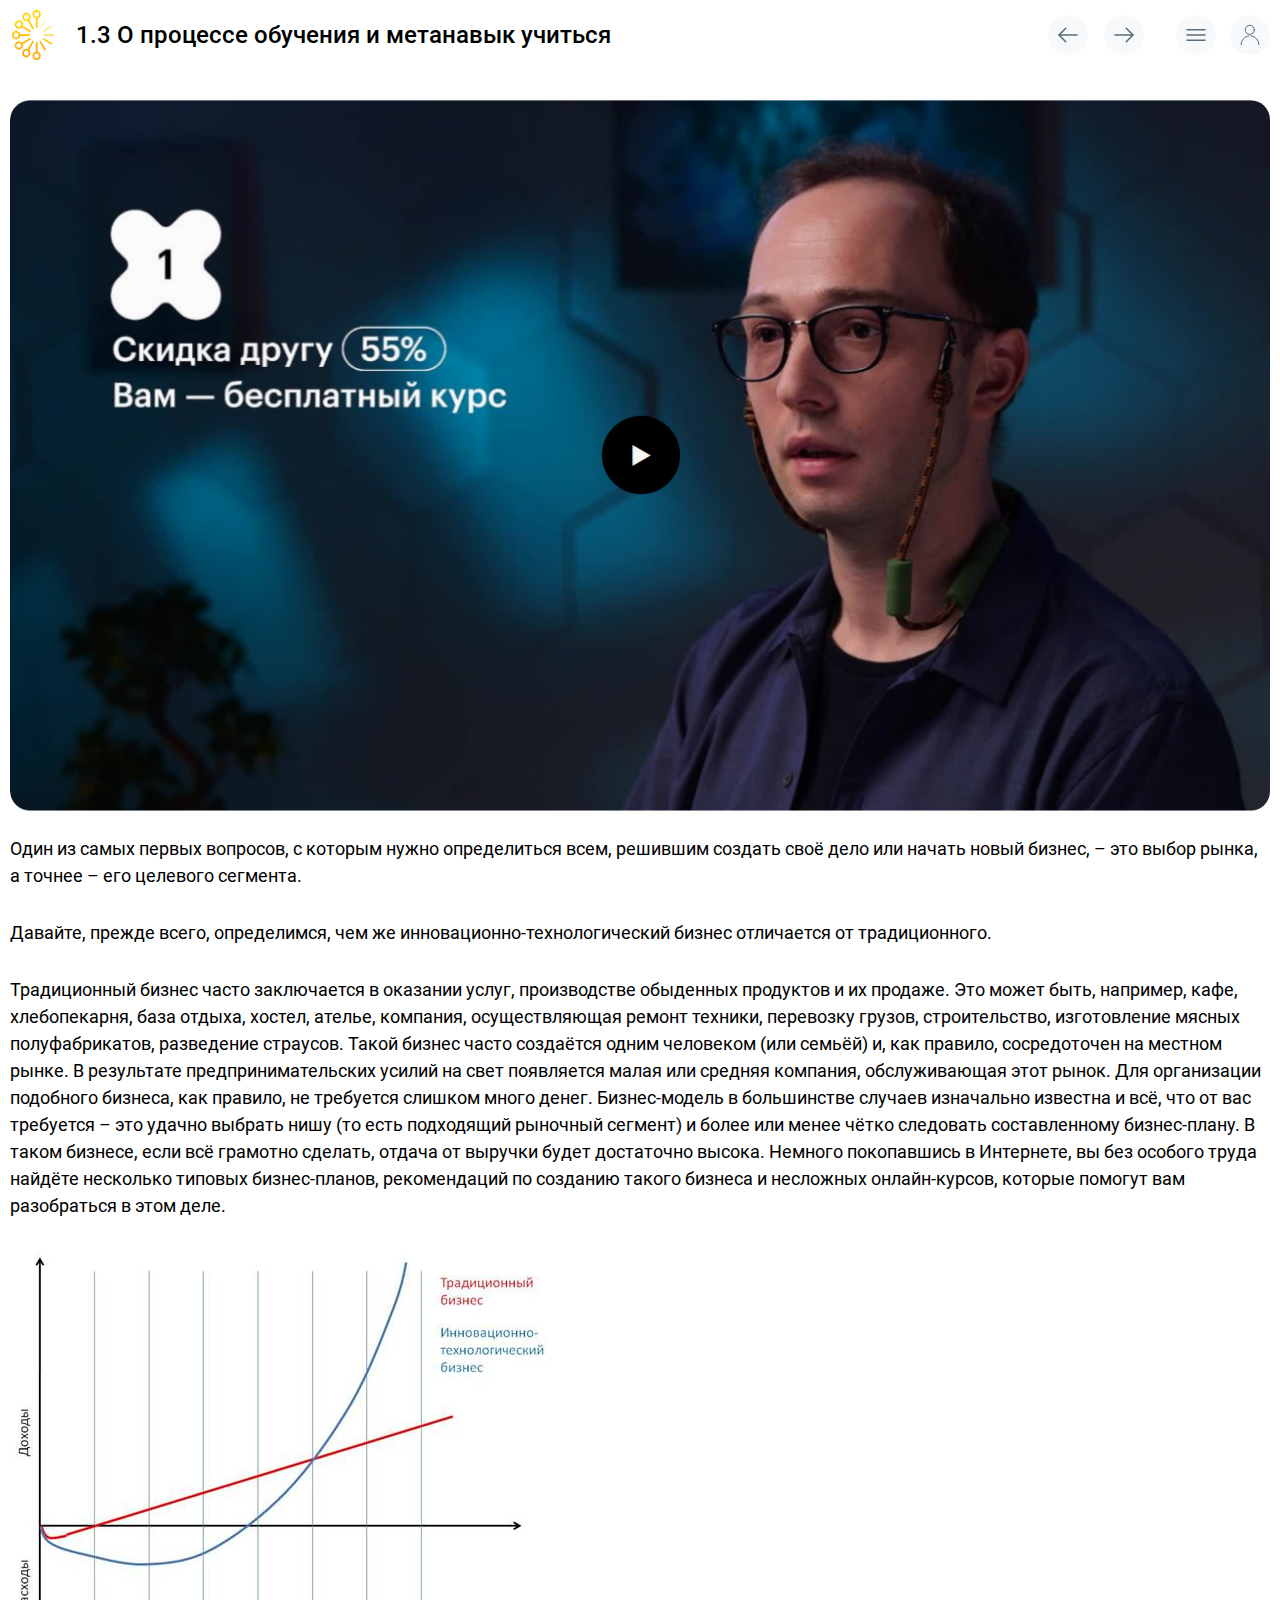
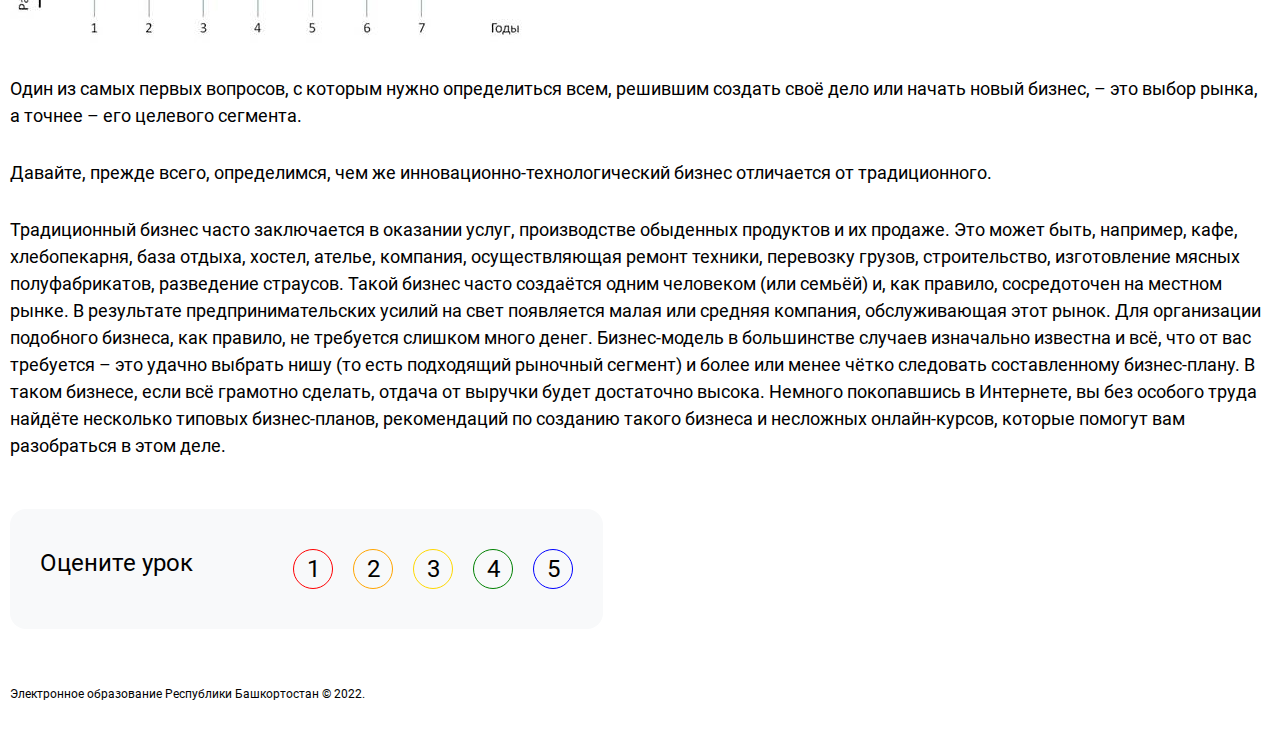
<file: index.html>
<!DOCTYPE html>
<html lang="ru">
<head>
	<meta charset="UTF-8">
	<meta name="viewport" content="width=device-width, initial-scale=1.0, shrink-to-fit=no, user-scalable=no">
	<link rel="stylesheet" href="assets/css/style.css">
	<title>1.3 О процессе обучения и метанавык учиться</title>
</head>
<body>
	<!--Sprite-->
	<svg style="display: none;">
		<symbol id="arrow-icon_2" viewBox="0 0 24 24">
			<g>
				<path d="M16.5469 21.0937C16.4545 21.0938 16.3631 21.0756 16.2777 21.0403C16.1924 21.005 16.1148 20.9532 16.0495 20.8879L7.38281 12.2208C7.25099 12.0889 7.17694 11.9101 7.17694 11.7236C7.17694 11.5372 7.25099 11.3584 7.38281 11.2265L16.0495 2.55935C16.1148 2.49403 16.1923 2.44222 16.2776 2.40686C16.3629 2.3715 16.4544 2.35329 16.5467 2.35327C16.639 2.35325 16.7305 2.37142 16.8158 2.40673C16.9011 2.44205 16.9787 2.49383 17.044 2.55911C17.1093 2.62439 17.1611 2.7019 17.1965 2.78721C17.2318 2.87251 17.25 2.96395 17.2501 3.05629C17.2501 3.14863 17.2319 3.24008 17.1966 3.3254C17.1613 3.41072 17.1095 3.48825 17.0442 3.55357L8.87437 11.7234L17.0442 19.8933C17.1426 19.9916 17.2096 20.1169 17.2368 20.2533C17.2639 20.3898 17.25 20.5312 17.1968 20.6597C17.1435 20.7882 17.0534 20.8981 16.9377 20.9753C16.822 21.0526 16.686 21.0938 16.5469 21.0937Z"/>
			</g>
		</symbol>
		<symbol id="close-icon" viewBox="0 0 24 24">
			<g>
				<path d="M5.25 5.25L18.75 18.75" stroke-width="2" stroke-linecap="round" stroke-linejoin="round"/>
				<path d="M5.25 18.75L18.75 5.25" stroke-width="2" stroke-linecap="round" stroke-linejoin="round"/>
			</g>
		</symbol>
		<symbol id="burger-icon" viewBox="0 0 24 24">
			<g>
				<path d="M21 7.5H3C2.80109 7.5 2.61032 7.42098 2.46967 7.28033C2.32902 7.13968 2.25 6.94891 2.25 6.75C2.25 6.55109 2.32902 6.36032 2.46967 6.21967C2.61032 6.07902 2.80109 6 3 6H21C21.1989 6 21.3897 6.07902 21.5303 6.21967C21.671 6.36032 21.75 6.55109 21.75 6.75C21.75 6.94891 21.671 7.13968 21.5303 7.28033C21.3897 7.42098 21.1989 7.5 21 7.5Z"/>
				<path d="M21 12.75H3C2.80109 12.75 2.61032 12.671 2.46967 12.5303C2.32902 12.3897 2.25 12.1989 2.25 12C2.25 11.8011 2.32902 11.6103 2.46967 11.4697C2.61032 11.329 2.80109 11.25 3 11.25H21C21.1989 11.25 21.3897 11.329 21.5303 11.4697C21.671 11.6103 21.75 11.8011 21.75 12C21.75 12.1989 21.671 12.3897 21.5303 12.5303C21.3897 12.671 21.1989 12.75 21 12.75Z"/>
				<path d="M21 18H3C2.80109 18 2.61032 17.921 2.46967 17.7803C2.32902 17.6397 2.25 17.4489 2.25 17.25C2.25 17.0511 2.32902 16.8603 2.46967 16.7197C2.61032 16.579 2.80109 16.5 3 16.5H21C21.1989 16.5 21.3897 16.579 21.5303 16.7197C21.671 16.8603 21.75 17.0511 21.75 17.25C21.75 17.4489 21.671 17.6397 21.5303 17.7803C21.3897 17.921 21.1989 18 21 18Z"/>
			</g>
		</symbol>
		<symbol id="profile-icon" viewBox="0 0 24 24">
			<g>
				<path d="M16.3394 6.83911C16.3394 9.34795 14.3061 11.382 11.7972 11.382C9.28829 11.382 7.25433 9.34795 7.25433 6.83911C7.25433 4.33083 9.28829 2.29688 11.7972 2.29688C14.3061 2.29687 16.3394 4.33083 16.3394 6.83911Z"  stroke-miterlimit="10" stroke-linecap="round" stroke-linejoin="round"/>
				<path d="M12.9084 12.8653C17.3879 13.3203 20.8844 17.1029 20.8844 21.7031" stroke-miterlimit="10" stroke-linecap="round" stroke-linejoin="round"/>
				<path d="M3.1156 21.7031C3.1156 17.1863 6.48708 13.4562 10.8512 12.8925" stroke-miterlimit="10" stroke-linecap="round" stroke-linejoin="round"/>
			</g>
		</symbol>
		<symbol id="arrow-icon" viewBox="0 0 24 24">
			<g>
				<path d="M9.75002 19.5C9.65131 19.5006 9.55346 19.4817 9.46209 19.4443C9.37071 19.407 9.2876 19.352 9.21751 19.2825L2.46752 12.5325C2.39722 12.4628 2.34142 12.3798 2.30335 12.2884C2.26527 12.1971 2.24567 12.099 2.24567 12C2.24567 11.901 2.26527 11.803 2.30335 11.7116C2.34142 11.6202 2.39722 11.5372 2.46752 11.4675L9.21751 4.71752C9.28744 4.64759 9.37046 4.59212 9.46183 4.55427C9.55319 4.51643 9.65112 4.49695 9.75002 4.49695C9.84891 4.49695 9.94684 4.51643 10.0382 4.55427C10.1296 4.59212 10.2126 4.64759 10.2825 4.71752C10.3524 4.78745 10.4079 4.87046 10.4458 4.96183C10.4836 5.0532 10.5031 5.15112 10.5031 5.25002C10.5031 5.34891 10.4836 5.44684 10.4458 5.5382C10.4079 5.62957 10.3524 5.71259 10.2825 5.78252L4.05752 12L10.2825 18.2175C10.3528 18.2872 10.4086 18.3702 10.4467 18.4616C10.4848 18.553 10.5044 18.651 10.5044 18.75C10.5044 18.849 10.4848 18.9471 10.4467 19.0384C10.4086 19.1298 10.3528 19.2128 10.2825 19.2825C10.2124 19.352 10.1293 19.407 10.0379 19.4443C9.94657 19.4817 9.84872 19.5006 9.75002 19.5Z"/>
				<path d="M21 12.75H3C2.80109 12.75 2.61032 12.671 2.46967 12.5303C2.32902 12.3897 2.25 12.1989 2.25 12C2.25 11.8011 2.32902 11.6103 2.46967 11.4697C2.61032 11.329 2.80109 11.25 3 11.25H21C21.1989 11.25 21.3897 11.329 21.5303 11.4697C21.671 11.6103 21.75 11.8011 21.75 12C21.75 12.1989 21.671 12.3897 21.5303 12.5303C21.3897 12.671 21.1989 12.75 21 12.75Z"/>
			</g>
		</symbol>
	</svg>
	<div class="wrapper">
		<header class="header">
			<div class="container container_big">
				<div class="header__inner">
					<a href="/" class="header__logo">
						<img src="assets/images/logo.png" alt="">
					</a>
					<h1 class="header__title">1.3 О процессе обучения и метанавык учиться</h1>
					<div class="header__buttons">
						<div class="arrows-page">
							<a href="#" class="arrows-page__arrow arrows-page__arrow_prev">
								<svg>
									<use xlink:href="#arrow-icon"></use>
								</svg>
								<div class="arrows-page__arrow-subtext">Назад</div>
							</a>
							<a href="#" class="arrows-page__arrow arrows-page__arrow_next">
								<svg>
									<use xlink:href="#arrow-icon"></use>
								</svg>
								<div class="arrows-page__arrow-subtext">Вперед</div>
							</a>
						</div><!--/arrows-page-->
						<div class="menu">
							<div class="menu-btn">
								<svg>
									<use xlink:href="#burger-icon"></use>
								</svg>
							</div>
							<div class="menu__block">
								<div class="menu__block-bg"></div>
								<div class="menu__inner">
									<div class="menu__header">
										<div class="menu__title">Содержание</div>
										<div class="menu__close">
											<svg>
												<use xlink:href="#close-icon"></use>
											</svg>
										</div>
									</div>
									<ul class="menu-list">
										<li>
											<div class="menu-list__title">1. Название первой главы</div>
											<ul class="menu-list__submenu">
												<li>1.1. Название первого урока </li>
												<li>1.1. Название  первогопервого урока </li>
												<li>1.1. Название первого урока первого </li>
												<li>1.1. Название первого урокаурока </li>
												<li>1.1. Название  первогопервого урока </li>
												<li>1.1. Название первого урока первого </li>
												<li>1.1. Название первого урока первого </li>
											</ul>
										</li>
										<li>
											<div class="menu-list__title">1. Название первой главы</div>
											<ul class="menu-list__submenu">
												<li>1.1. Название первого урока </li>
												<li>1.1. Название  первогопервого урока </li>
												<li>1.1. Название первого урока первого </li>
												<li>1.1. Название первого урокаурока </li>
												<li>1.1. Название  первогопервого урока </li>
												<li>1.1. Название первого урока первого </li>
												<li>1.1. Название первого урока первого </li>
											</ul>
										</li>
										<li>
											<div class="menu-list__title">1. Название первой главы</div>
											<ul class="menu-list__submenu">
												<li>1.1. Название первого урока </li>
												<li>1.1. Название  первогопервого урока </li>
												<li>1.1. Название первого урока первого </li>
												<li>1.1. Название первого урокаурока </li>
												<li>1.1. Название  первогопервого урока </li>
												<li>1.1. Название первого урока первого </li>
												<li>1.1. Название первого урока первого </li>
											</ul>
										</li>
										<li>
											<div class="menu-list__title">1. Название первой главы</div>
											<ul class="menu-list__submenu">
												<li>1.1. Название первого урока </li>
												<li>1.1. Название  первогопервого урока </li>
												<li>1.1. Название первого урока первого </li>
												<li>1.1. Название первого урокаурока </li>
												<li>1.1. Название  первогопервого урока </li>
												<li>1.1. Название первого урока первого </li>
												<li>1.1. Название первого урока первого </li>
											</ul>
										</li>
										<li>
											<div class="menu-list__title">1. Название первой главы</div>
											<ul class="menu-list__submenu">
												<li>1.1. Название первого урока </li>
												<li>1.1. Название  первогопервого урока </li>
												<li>1.1. Название первого урока первого </li>
												<li>1.1. Название первого урокаурока </li>
												<li>1.1. Название  первогопервого урока </li>
												<li>1.1. Название первого урока первого </li>
												<li>1.1. Название первого урока первого </li>
											</ul>
										</li>
									</ul>
								</div>
							</div>
						</div><!--/menu-->
						<a href="#" class="back-arrow">
							<svg>
								<use xlink:href="#arrow-icon_2"></use>
							</svg>
							<div class="back-arrow__subtext">Назад</div>
						</a>
						<div class="profile">
							<div class="profile__icon">
								<svg>
									<use xlink:href="#profile-icon"></use>
								</svg>
							</div>
							<div class="profile__dropdown">
								<div class="profile__name">Иванов Иван</div>
								<a href="#" class="profile__link">Мой профиль</a>
								<a href="#" class="profile__link">Список курсов</a>
								<a href="#" class="profile__link">Выход</a>
							</div>
						</div><!--/profile-->
					</div>
				</div>
			</div>
		</header><!--/header-->
		<main class="main">
			<div class="video-block">
				<div class="container">
					<div class="video-block__inner">
						<div class="video-block__content">
							<img src="assets/images/video-placeholder.png" alt="">
						</div>
						<div class="arrows-page">
							<a href="#" class="arrows-page__arrow arrows-page__arrow_prev">
								<svg>
									<use xlink:href="#arrow-icon"></use>
								</svg>
								<div class="arrows-page__arrow-subtext">Назад</div>
							</a>
							<a href="#" class="arrows-page__arrow arrows-page__arrow_next">
								<svg>
									<use xlink:href="#arrow-icon"></use>
								</svg>
								<div class="arrows-page__arrow-subtext">Вперед</div>
							</a>
						</div><!--/arrows-page-->
					</div>
				</div>
			</div><!--/video-block-->
			<div class="lesson">
				<div class="container">
					<div class="lesson__content">
						<div class="lesson__text">
							<p>Один из самых первых вопросов, с которым нужно определиться всем, решившим создать своё дело или начать новый бизнес, – это выбор рынка, а точнее – его целевого сегмента.</p>
							<p>Давайте, прежде всего, определимся, чем же инновационно-технологический бизнес отличается от традиционного.</p>
							<p>Традиционный бизнес часто заключается в оказании услуг, производстве обыденных продуктов и их продаже. Это может быть, например, кафе, хлебопекарня, база отдыха, хостел, ателье, компания, осуществляющая ремонт техники, перевозку грузов, строительство, изготовление мясных полуфабрикатов, разведение страусов. Такой бизнес часто создаётся одним человеком (или семьёй) и, как правило, сосредоточен на местном рынке. В результате предпринимательских усилий на свет появляется малая или средняя компания, обслуживающая этот рынок. Для организации подобного бизнеса, как правило, не требуется слишком много денег. Бизнес-модель в большинстве случаев изначально известна и всё, что от вас требуется – это удачно выбрать нишу (то есть подходящий рыночный сегмент) и более или менее чётко следовать составленному бизнес-плану. В таком бизнесе, если всё грамотно сделать, отдача от выручки будет достаточно высока. Немного покопавшись в Интернете, вы без особого труда найдёте несколько типовых бизнес-планов, рекомендаций по созданию такого бизнеса и несложных онлайн-курсов, которые помогут вам разобраться в этом деле.</p>
						</div>
						<div class="lesson__photo">
							<img src="assets/images/grafic.png" alt="">
						</div>
						<div class="lesson__text">
							<p>Один из самых первых вопросов, с которым нужно определиться всем, решившим создать своё дело или начать новый бизнес, – это выбор рынка, а точнее – его целевого сегмента.</p>
							<p>Давайте, прежде всего, определимся, чем же инновационно-технологический бизнес отличается от традиционного.</p>
							<p>Традиционный бизнес часто заключается в оказании услуг, производстве обыденных продуктов и их продаже. Это может быть, например, кафе, хлебопекарня, база отдыха, хостел, ателье, компания, осуществляющая ремонт техники, перевозку грузов, строительство, изготовление мясных полуфабрикатов, разведение страусов. Такой бизнес часто создаётся одним человеком (или семьёй) и, как правило, сосредоточен на местном рынке. В результате предпринимательских усилий на свет появляется малая или средняя компания, обслуживающая этот рынок. Для организации подобного бизнеса, как правило, не требуется слишком много денег. Бизнес-модель в большинстве случаев изначально известна и всё, что от вас требуется – это удачно выбрать нишу (то есть подходящий рыночный сегмент) и более или менее чётко следовать составленному бизнес-плану. В таком бизнесе, если всё грамотно сделать, отдача от выручки будет достаточно высока. Немного покопавшись в Интернете, вы без особого труда найдёте несколько типовых бизнес-планов, рекомендаций по созданию такого бизнеса и несложных онлайн-курсов, которые помогут вам разобраться в этом деле.</p>
						</div>
					</div>
					<div class="lesson-estimate">
						<div class="lesson-estimate__title">Оцените урок</div>
						<form action="#" class="lesson-estimate__row">
							<div class="lesson-estimate__check">
								<input type="radio" id="estimate-one" name="estimate-check">
								<label for="estimate-one">1</label>
							</div>
							<div class="lesson-estimate__check">
								<input type="radio" id="estimate-two" name="estimate-check">
								<label for="estimate-two">2</label>
							</div>
							<div class="lesson-estimate__check">
								<input type="radio" id="estimate-three" name="estimate-check">
								<label for="estimate-three">3</label>
							</div>
							<div class="lesson-estimate__check">
								<input type="radio" id="estimate-four" name="estimate-check">
								<label for="estimate-four">4</label>
							</div>
							<div class="lesson-estimate__check">
								<input type="radio" id="estimate-five" name="estimate-check">
								<label for="estimate-five">5</label>
							</div>
						</form>
					</div><!--/lesson-estimate-->
				</div>
			</div><!--/lesson-->
		</main>
		<footer class="footer">
			<div class="container">
				<div class="footer__copyright">Электронное образование Республики Башкортостан © 2022.</div>
			</div>
		</footer><!--/footer-->
	</div>

	<script src="assets/js/jquery-3.6.0.min.js"></script>
	<script src="assets/js/script.js"></script>
</body>
</html>
</file>
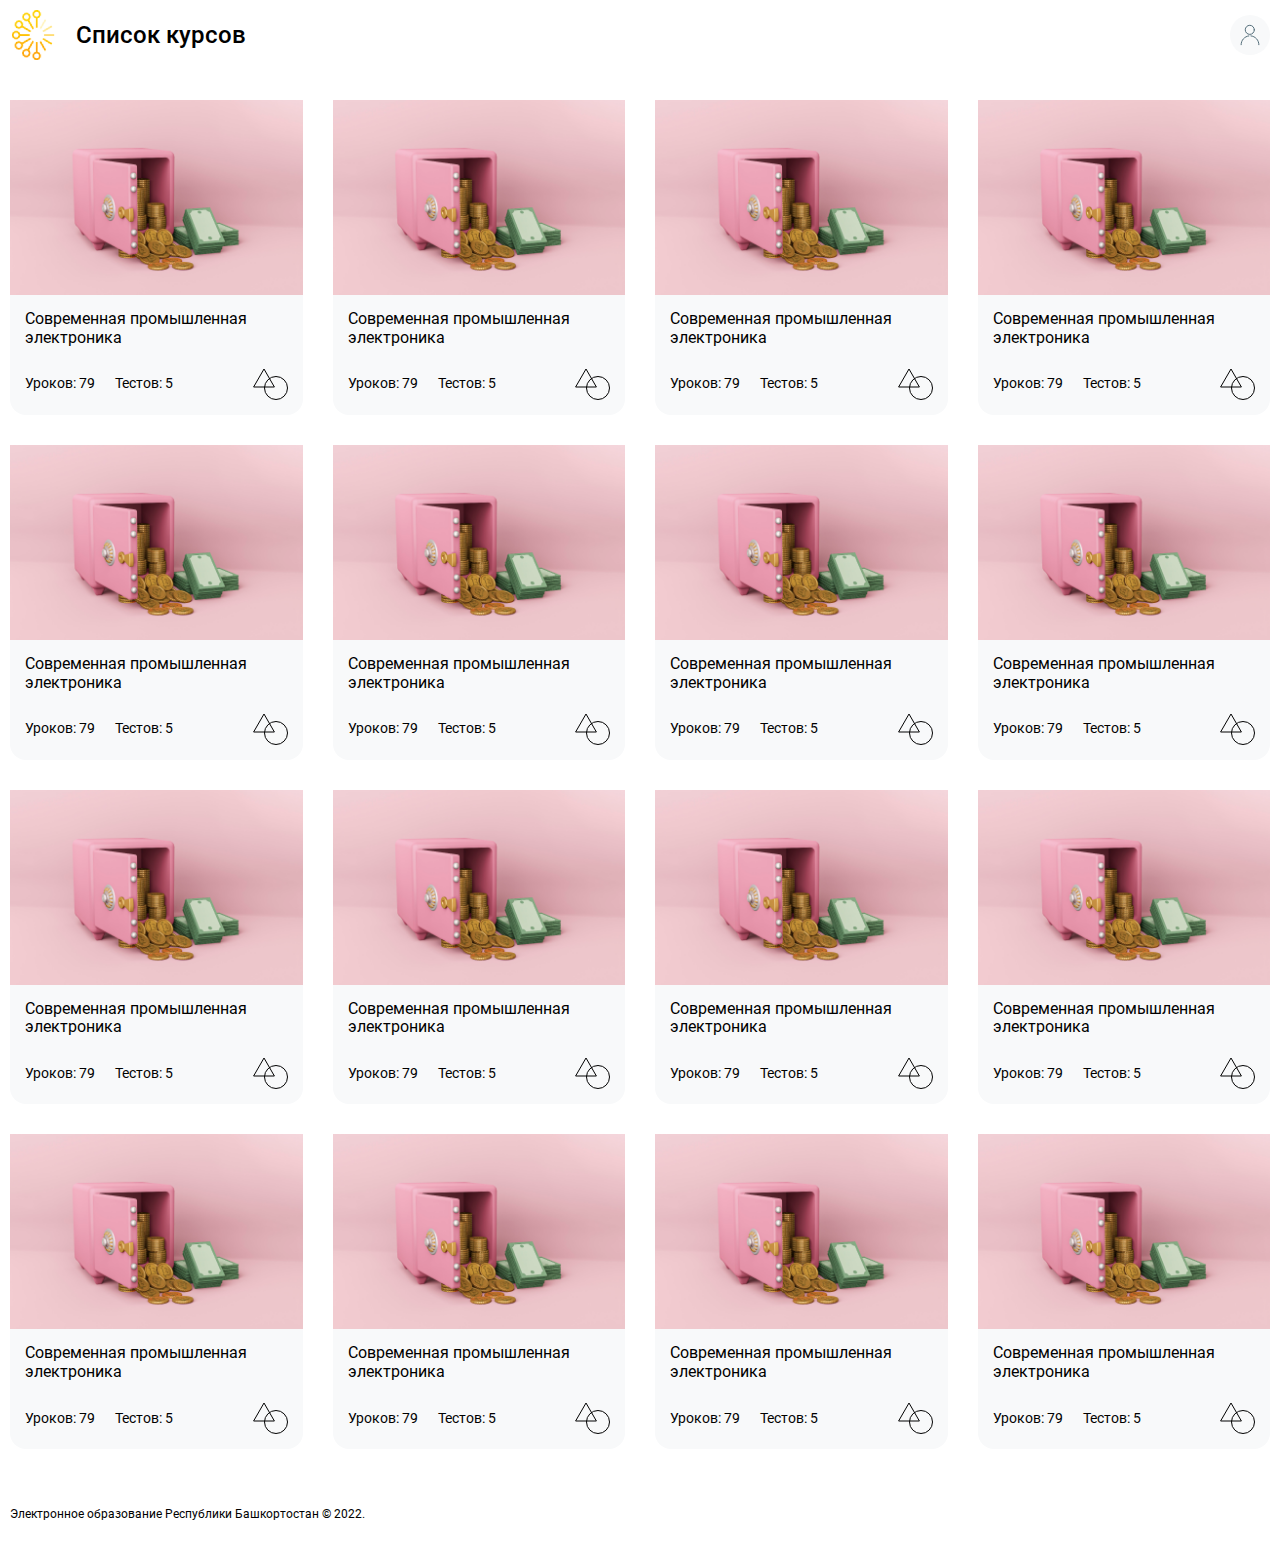
<file: course-list.html>
<!DOCTYPE html>
<html lang="ru">
<head>
	<meta charset="UTF-8">
	<meta name="viewport" content="width=device-width, initial-scale=1.0, shrink-to-fit=no, user-scalable=no">
	<link rel="stylesheet" href="assets/css/style.css">
	<title>Список курсов</title>
</head>
<body>
	<!--Sprite-->
	<svg style="display: none;">
		<symbol id="arrow-icon_2" viewBox="0 0 24 24">
			<g>
				<path d="M16.5469 21.0937C16.4545 21.0938 16.3631 21.0756 16.2777 21.0403C16.1924 21.005 16.1148 20.9532 16.0495 20.8879L7.38281 12.2208C7.25099 12.0889 7.17694 11.9101 7.17694 11.7236C7.17694 11.5372 7.25099 11.3584 7.38281 11.2265L16.0495 2.55935C16.1148 2.49403 16.1923 2.44222 16.2776 2.40686C16.3629 2.3715 16.4544 2.35329 16.5467 2.35327C16.639 2.35325 16.7305 2.37142 16.8158 2.40673C16.9011 2.44205 16.9787 2.49383 17.044 2.55911C17.1093 2.62439 17.1611 2.7019 17.1965 2.78721C17.2318 2.87251 17.25 2.96395 17.2501 3.05629C17.2501 3.14863 17.2319 3.24008 17.1966 3.3254C17.1613 3.41072 17.1095 3.48825 17.0442 3.55357L8.87437 11.7234L17.0442 19.8933C17.1426 19.9916 17.2096 20.1169 17.2368 20.2533C17.2639 20.3898 17.25 20.5312 17.1968 20.6597C17.1435 20.7882 17.0534 20.8981 16.9377 20.9753C16.822 21.0526 16.686 21.0938 16.5469 21.0937Z"/>
			</g>
		</symbol>
		<symbol id="close-icon" viewBox="0 0 24 24">
			<g>
				<path d="M5.25 5.25L18.75 18.75" stroke-width="2" stroke-linecap="round" stroke-linejoin="round"/>
				<path d="M5.25 18.75L18.75 5.25" stroke-width="2" stroke-linecap="round" stroke-linejoin="round"/>
			</g>
		</symbol>
		<symbol id="burger-icon" viewBox="0 0 24 24">
			<g>
				<path d="M21 7.5H3C2.80109 7.5 2.61032 7.42098 2.46967 7.28033C2.32902 7.13968 2.25 6.94891 2.25 6.75C2.25 6.55109 2.32902 6.36032 2.46967 6.21967C2.61032 6.07902 2.80109 6 3 6H21C21.1989 6 21.3897 6.07902 21.5303 6.21967C21.671 6.36032 21.75 6.55109 21.75 6.75C21.75 6.94891 21.671 7.13968 21.5303 7.28033C21.3897 7.42098 21.1989 7.5 21 7.5Z"/>
				<path d="M21 12.75H3C2.80109 12.75 2.61032 12.671 2.46967 12.5303C2.32902 12.3897 2.25 12.1989 2.25 12C2.25 11.8011 2.32902 11.6103 2.46967 11.4697C2.61032 11.329 2.80109 11.25 3 11.25H21C21.1989 11.25 21.3897 11.329 21.5303 11.4697C21.671 11.6103 21.75 11.8011 21.75 12C21.75 12.1989 21.671 12.3897 21.5303 12.5303C21.3897 12.671 21.1989 12.75 21 12.75Z"/>
				<path d="M21 18H3C2.80109 18 2.61032 17.921 2.46967 17.7803C2.32902 17.6397 2.25 17.4489 2.25 17.25C2.25 17.0511 2.32902 16.8603 2.46967 16.7197C2.61032 16.579 2.80109 16.5 3 16.5H21C21.1989 16.5 21.3897 16.579 21.5303 16.7197C21.671 16.8603 21.75 17.0511 21.75 17.25C21.75 17.4489 21.671 17.6397 21.5303 17.7803C21.3897 17.921 21.1989 18 21 18Z"/>
			</g>
		</symbol>
		<symbol id="profile-icon" viewBox="0 0 24 24">
			<g>
				<path d="M16.3394 6.83911C16.3394 9.34795 14.3061 11.382 11.7972 11.382C9.28829 11.382 7.25433 9.34795 7.25433 6.83911C7.25433 4.33083 9.28829 2.29688 11.7972 2.29688C14.3061 2.29687 16.3394 4.33083 16.3394 6.83911Z"  stroke-miterlimit="10" stroke-linecap="round" stroke-linejoin="round"/>
				<path d="M12.9084 12.8653C17.3879 13.3203 20.8844 17.1029 20.8844 21.7031" stroke-miterlimit="10" stroke-linecap="round" stroke-linejoin="round"/>
				<path d="M3.1156 21.7031C3.1156 17.1863 6.48708 13.4562 10.8512 12.8925" stroke-miterlimit="10" stroke-linecap="round" stroke-linejoin="round"/>
			</g>
		</symbol>
		<symbol id="arrow-icon" viewBox="0 0 24 24">
			<g>
				<path d="M9.75002 19.5C9.65131 19.5006 9.55346 19.4817 9.46209 19.4443C9.37071 19.407 9.2876 19.352 9.21751 19.2825L2.46752 12.5325C2.39722 12.4628 2.34142 12.3798 2.30335 12.2884C2.26527 12.1971 2.24567 12.099 2.24567 12C2.24567 11.901 2.26527 11.803 2.30335 11.7116C2.34142 11.6202 2.39722 11.5372 2.46752 11.4675L9.21751 4.71752C9.28744 4.64759 9.37046 4.59212 9.46183 4.55427C9.55319 4.51643 9.65112 4.49695 9.75002 4.49695C9.84891 4.49695 9.94684 4.51643 10.0382 4.55427C10.1296 4.59212 10.2126 4.64759 10.2825 4.71752C10.3524 4.78745 10.4079 4.87046 10.4458 4.96183C10.4836 5.0532 10.5031 5.15112 10.5031 5.25002C10.5031 5.34891 10.4836 5.44684 10.4458 5.5382C10.4079 5.62957 10.3524 5.71259 10.2825 5.78252L4.05752 12L10.2825 18.2175C10.3528 18.2872 10.4086 18.3702 10.4467 18.4616C10.4848 18.553 10.5044 18.651 10.5044 18.75C10.5044 18.849 10.4848 18.9471 10.4467 19.0384C10.4086 19.1298 10.3528 19.2128 10.2825 19.2825C10.2124 19.352 10.1293 19.407 10.0379 19.4443C9.94657 19.4817 9.84872 19.5006 9.75002 19.5Z"/>
				<path d="M21 12.75H3C2.80109 12.75 2.61032 12.671 2.46967 12.5303C2.32902 12.3897 2.25 12.1989 2.25 12C2.25 11.8011 2.32902 11.6103 2.46967 11.4697C2.61032 11.329 2.80109 11.25 3 11.25H21C21.1989 11.25 21.3897 11.329 21.5303 11.4697C21.671 11.6103 21.75 11.8011 21.75 12C21.75 12.1989 21.671 12.3897 21.5303 12.5303C21.3897 12.671 21.1989 12.75 21 12.75Z"/>
			</g>
		</symbol>
	</svg>
	<div class="wrapper">
		<header class="header">
			<div class="container container_big">
				<div class="header__inner">
					<a href="/" class="header__logo">
						<img src="assets/images/logo.png" alt="">
					</a>
					<h1 class="header__title">Список курсов</h1>
					<div class="header__buttons">
						<div class="arrows-page none">
							<a href="#" class="arrows-page__arrow arrows-page__arrow_prev">
								<svg>
									<use xlink:href="#arrow-icon"></use>
								</svg>
								<div class="arrows-page__arrow-subtext">Назад</div>
							</a>
							<a href="#" class="arrows-page__arrow arrows-page__arrow_next">
								<svg>
									<use xlink:href="#arrow-icon"></use>
								</svg>
								<div class="arrows-page__arrow-subtext">Вперед</div>
							</a>
						</div><!--/arrows-page-->
						<div class="menu">
							<div class="menu-btn none">
								<svg>
									<use xlink:href="#burger-icon"></use>
								</svg>
							</div>
							<div class="menu__block">
								<div class="menu__block-bg"></div>
								<div class="menu__inner">
									<div class="menu__header">
										<div class="menu__title">Содержание</div>
										<div class="menu__close">
											<svg>
												<use xlink:href="#close-icon"></use>
											</svg>
										</div>
									</div>
									<ul class="menu-list">
										<li>
											<div class="menu-list__title">1. Название первой главы</div>
											<ul class="menu-list__submenu">
												<li>1.1. Название первого урока </li>
												<li>1.1. Название  первогопервого урока </li>
												<li>1.1. Название первого урока первого </li>
												<li>1.1. Название первого урокаурока </li>
												<li>1.1. Название  первогопервого урока </li>
												<li>1.1. Название первого урока первого </li>
												<li>1.1. Название первого урока первого </li>
											</ul>
										</li>
										<li>
											<div class="menu-list__title">1. Название первой главы</div>
											<ul class="menu-list__submenu">
												<li>1.1. Название первого урока </li>
												<li>1.1. Название  первогопервого урока </li>
												<li>1.1. Название первого урока первого </li>
												<li>1.1. Название первого урокаурока </li>
												<li>1.1. Название  первогопервого урока </li>
												<li>1.1. Название первого урока первого </li>
												<li>1.1. Название первого урока первого </li>
											</ul>
										</li>
										<li>
											<div class="menu-list__title">1. Название первой главы</div>
											<ul class="menu-list__submenu">
												<li>1.1. Название первого урока </li>
												<li>1.1. Название  первогопервого урока </li>
												<li>1.1. Название первого урока первого </li>
												<li>1.1. Название первого урокаурока </li>
												<li>1.1. Название  первогопервого урока </li>
												<li>1.1. Название первого урока первого </li>
												<li>1.1. Название первого урока первого </li>
											</ul>
										</li>
										<li>
											<div class="menu-list__title">1. Название первой главы</div>
											<ul class="menu-list__submenu">
												<li>1.1. Название первого урока </li>
												<li>1.1. Название  первогопервого урока </li>
												<li>1.1. Название первого урока первого </li>
												<li>1.1. Название первого урокаурока </li>
												<li>1.1. Название  первогопервого урока </li>
												<li>1.1. Название первого урока первого </li>
												<li>1.1. Название первого урока первого </li>
											</ul>
										</li>
										<li>
											<div class="menu-list__title">1. Название первой главы</div>
											<ul class="menu-list__submenu">
												<li>1.1. Название первого урока </li>
												<li>1.1. Название  первогопервого урока </li>
												<li>1.1. Название первого урока первого </li>
												<li>1.1. Название первого урокаурока </li>
												<li>1.1. Название  первогопервого урока </li>
												<li>1.1. Название первого урока первого </li>
												<li>1.1. Название первого урока первого </li>
											</ul>
										</li>
									</ul>
								</div>
							</div>
						</div><!--/menu-->
						<a href="#" class="back-arrow none">
							<svg>
								<use xlink:href="#arrow-icon_2"></use>
							</svg>
							<div class="back-arrow__subtext">Назад</div>
						</a>
						<div class="profile">
							<div class="profile__icon">
								<svg>
									<use xlink:href="#profile-icon"></use>
								</svg>
							</div>
							<div class="profile__dropdown">
								<div class="profile__name">Иванов Иван</div>
								<a href="#" class="profile__link">Мой профиль</a>
								<a href="#" class="profile__link">Список курсов</a>
								<a href="#" class="profile__link">Выход</a>
							</div>
						</div><!--/profile-->
					</div>
				</div>
			</div>
		</header><!--/header-->
		<main class="main">
			<div class="course-list">
				<div class="container">
					<div class="course-list__inner">
						<a href="#" class="course-list__item">
							<div class="course-list__photo">
								<img src="assets/images/course.png" alt="">
							</div>
							<div class="course-list__info">
								<div class="course-list__title">Современная промышленная электроника</div>
								<div class="course-list__row">
									<div class="course-list__datas">
										<div class="course-list__data">Уроков: 79</div>
										<div class="course-list__data">Тестов: 5</div>
									</div>
									<div class="course-list__icon">
										<img src="assets/images/figure.svg" alt="">
									</div>
								</div>
							</div>
						</a><!--/course-list__item-->
						<a href="#" class="course-list__item">
							<div class="course-list__photo">
								<img src="assets/images/course.png" alt="">
							</div>
							<div class="course-list__info">
								<div class="course-list__title">Современная промышленная электроника</div>
								<div class="course-list__row">
									<div class="course-list__datas">
										<div class="course-list__data">Уроков: 79</div>
										<div class="course-list__data">Тестов: 5</div>
									</div>
									<div class="course-list__icon">
										<img src="assets/images/figure.svg" alt="">
									</div>
								</div>
							</div>
						</a><!--/course-list__item-->
						<a href="#" class="course-list__item">
							<div class="course-list__photo">
								<img src="assets/images/course.png" alt="">
							</div>
							<div class="course-list__info">
								<div class="course-list__title">Современная промышленная электроника</div>
								<div class="course-list__row">
									<div class="course-list__datas">
										<div class="course-list__data">Уроков: 79</div>
										<div class="course-list__data">Тестов: 5</div>
									</div>
									<div class="course-list__icon">
										<img src="assets/images/figure.svg" alt="">
									</div>
								</div>
							</div>
						</a><!--/course-list__item-->
						<a href="#" class="course-list__item">
							<div class="course-list__photo">
								<img src="assets/images/course.png" alt="">
							</div>
							<div class="course-list__info">
								<div class="course-list__title">Современная промышленная электроника</div>
								<div class="course-list__row">
									<div class="course-list__datas">
										<div class="course-list__data">Уроков: 79</div>
										<div class="course-list__data">Тестов: 5</div>
									</div>
									<div class="course-list__icon">
										<img src="assets/images/figure.svg" alt="">
									</div>
								</div>
							</div>
						</a><!--/course-list__item-->
						<a href="#" class="course-list__item">
							<div class="course-list__photo">
								<img src="assets/images/course.png" alt="">
							</div>
							<div class="course-list__info">
								<div class="course-list__title">Современная промышленная электроника</div>
								<div class="course-list__row">
									<div class="course-list__datas">
										<div class="course-list__data">Уроков: 79</div>
										<div class="course-list__data">Тестов: 5</div>
									</div>
									<div class="course-list__icon">
										<img src="assets/images/figure.svg" alt="">
									</div>
								</div>
							</div>
						</a><!--/course-list__item-->
						<a href="#" class="course-list__item">
							<div class="course-list__photo">
								<img src="assets/images/course.png" alt="">
							</div>
							<div class="course-list__info">
								<div class="course-list__title">Современная промышленная электроника</div>
								<div class="course-list__row">
									<div class="course-list__datas">
										<div class="course-list__data">Уроков: 79</div>
										<div class="course-list__data">Тестов: 5</div>
									</div>
									<div class="course-list__icon">
										<img src="assets/images/figure.svg" alt="">
									</div>
								</div>
							</div>
						</a><!--/course-list__item-->
						<a href="#" class="course-list__item">
							<div class="course-list__photo">
								<img src="assets/images/course.png" alt="">
							</div>
							<div class="course-list__info">
								<div class="course-list__title">Современная промышленная электроника</div>
								<div class="course-list__row">
									<div class="course-list__datas">
										<div class="course-list__data">Уроков: 79</div>
										<div class="course-list__data">Тестов: 5</div>
									</div>
									<div class="course-list__icon">
										<img src="assets/images/figure.svg" alt="">
									</div>
								</div>
							</div>
						</a><!--/course-list__item-->
						<a href="#" class="course-list__item">
							<div class="course-list__photo">
								<img src="assets/images/course.png" alt="">
							</div>
							<div class="course-list__info">
								<div class="course-list__title">Современная промышленная электроника</div>
								<div class="course-list__row">
									<div class="course-list__datas">
										<div class="course-list__data">Уроков: 79</div>
										<div class="course-list__data">Тестов: 5</div>
									</div>
									<div class="course-list__icon">
										<img src="assets/images/figure.svg" alt="">
									</div>
								</div>
							</div>
						</a><!--/course-list__item-->
						<a href="#" class="course-list__item">
							<div class="course-list__photo">
								<img src="assets/images/course.png" alt="">
							</div>
							<div class="course-list__info">
								<div class="course-list__title">Современная промышленная электроника</div>
								<div class="course-list__row">
									<div class="course-list__datas">
										<div class="course-list__data">Уроков: 79</div>
										<div class="course-list__data">Тестов: 5</div>
									</div>
									<div class="course-list__icon">
										<img src="assets/images/figure.svg" alt="">
									</div>
								</div>
							</div>
						</a><!--/course-list__item-->
						<a href="#" class="course-list__item">
							<div class="course-list__photo">
								<img src="assets/images/course.png" alt="">
							</div>
							<div class="course-list__info">
								<div class="course-list__title">Современная промышленная электроника</div>
								<div class="course-list__row">
									<div class="course-list__datas">
										<div class="course-list__data">Уроков: 79</div>
										<div class="course-list__data">Тестов: 5</div>
									</div>
									<div class="course-list__icon">
										<img src="assets/images/figure.svg" alt="">
									</div>
								</div>
							</div>
						</a><!--/course-list__item-->
						<a href="#" class="course-list__item">
							<div class="course-list__photo">
								<img src="assets/images/course.png" alt="">
							</div>
							<div class="course-list__info">
								<div class="course-list__title">Современная промышленная электроника</div>
								<div class="course-list__row">
									<div class="course-list__datas">
										<div class="course-list__data">Уроков: 79</div>
										<div class="course-list__data">Тестов: 5</div>
									</div>
									<div class="course-list__icon">
										<img src="assets/images/figure.svg" alt="">
									</div>
								</div>
							</div>
						</a><!--/course-list__item-->
						<a href="#" class="course-list__item">
							<div class="course-list__photo">
								<img src="assets/images/course.png" alt="">
							</div>
							<div class="course-list__info">
								<div class="course-list__title">Современная промышленная электроника</div>
								<div class="course-list__row">
									<div class="course-list__datas">
										<div class="course-list__data">Уроков: 79</div>
										<div class="course-list__data">Тестов: 5</div>
									</div>
									<div class="course-list__icon">
										<img src="assets/images/figure.svg" alt="">
									</div>
								</div>
							</div>
						</a><!--/course-list__item-->
						<a href="#" class="course-list__item">
							<div class="course-list__photo">
								<img src="assets/images/course.png" alt="">
							</div>
							<div class="course-list__info">
								<div class="course-list__title">Современная промышленная электроника</div>
								<div class="course-list__row">
									<div class="course-list__datas">
										<div class="course-list__data">Уроков: 79</div>
										<div class="course-list__data">Тестов: 5</div>
									</div>
									<div class="course-list__icon">
										<img src="assets/images/figure.svg" alt="">
									</div>
								</div>
							</div>
						</a><!--/course-list__item-->
						<a href="#" class="course-list__item">
							<div class="course-list__photo">
								<img src="assets/images/course.png" alt="">
							</div>
							<div class="course-list__info">
								<div class="course-list__title">Современная промышленная электроника</div>
								<div class="course-list__row">
									<div class="course-list__datas">
										<div class="course-list__data">Уроков: 79</div>
										<div class="course-list__data">Тестов: 5</div>
									</div>
									<div class="course-list__icon">
										<img src="assets/images/figure.svg" alt="">
									</div>
								</div>
							</div>
						</a><!--/course-list__item-->
						<a href="#" class="course-list__item">
							<div class="course-list__photo">
								<img src="assets/images/course.png" alt="">
							</div>
							<div class="course-list__info">
								<div class="course-list__title">Современная промышленная электроника</div>
								<div class="course-list__row">
									<div class="course-list__datas">
										<div class="course-list__data">Уроков: 79</div>
										<div class="course-list__data">Тестов: 5</div>
									</div>
									<div class="course-list__icon">
										<img src="assets/images/figure.svg" alt="">
									</div>
								</div>
							</div>
						</a><!--/course-list__item-->
						<a href="#" class="course-list__item">
							<div class="course-list__photo">
								<img src="assets/images/course.png" alt="">
							</div>
							<div class="course-list__info">
								<div class="course-list__title">Современная промышленная электроника</div>
								<div class="course-list__row">
									<div class="course-list__datas">
										<div class="course-list__data">Уроков: 79</div>
										<div class="course-list__data">Тестов: 5</div>
									</div>
									<div class="course-list__icon">
										<img src="assets/images/figure.svg" alt="">
									</div>
								</div>
							</div>
						</a><!--/course-list__item-->
					</div>
				</div>
			</div><!--/course-list-->
		</main>
		<footer class="footer">
			<div class="container">
				<div class="footer__copyright">Электронное образование Республики Башкортостан © 2022.</div>
			</div>
		</footer><!--/footer-->
	</div>

	<script src="assets/js/jquery-3.6.0.min.js"></script>
	<script src="assets/js/script.js"></script>
</body>
</html>
</file>
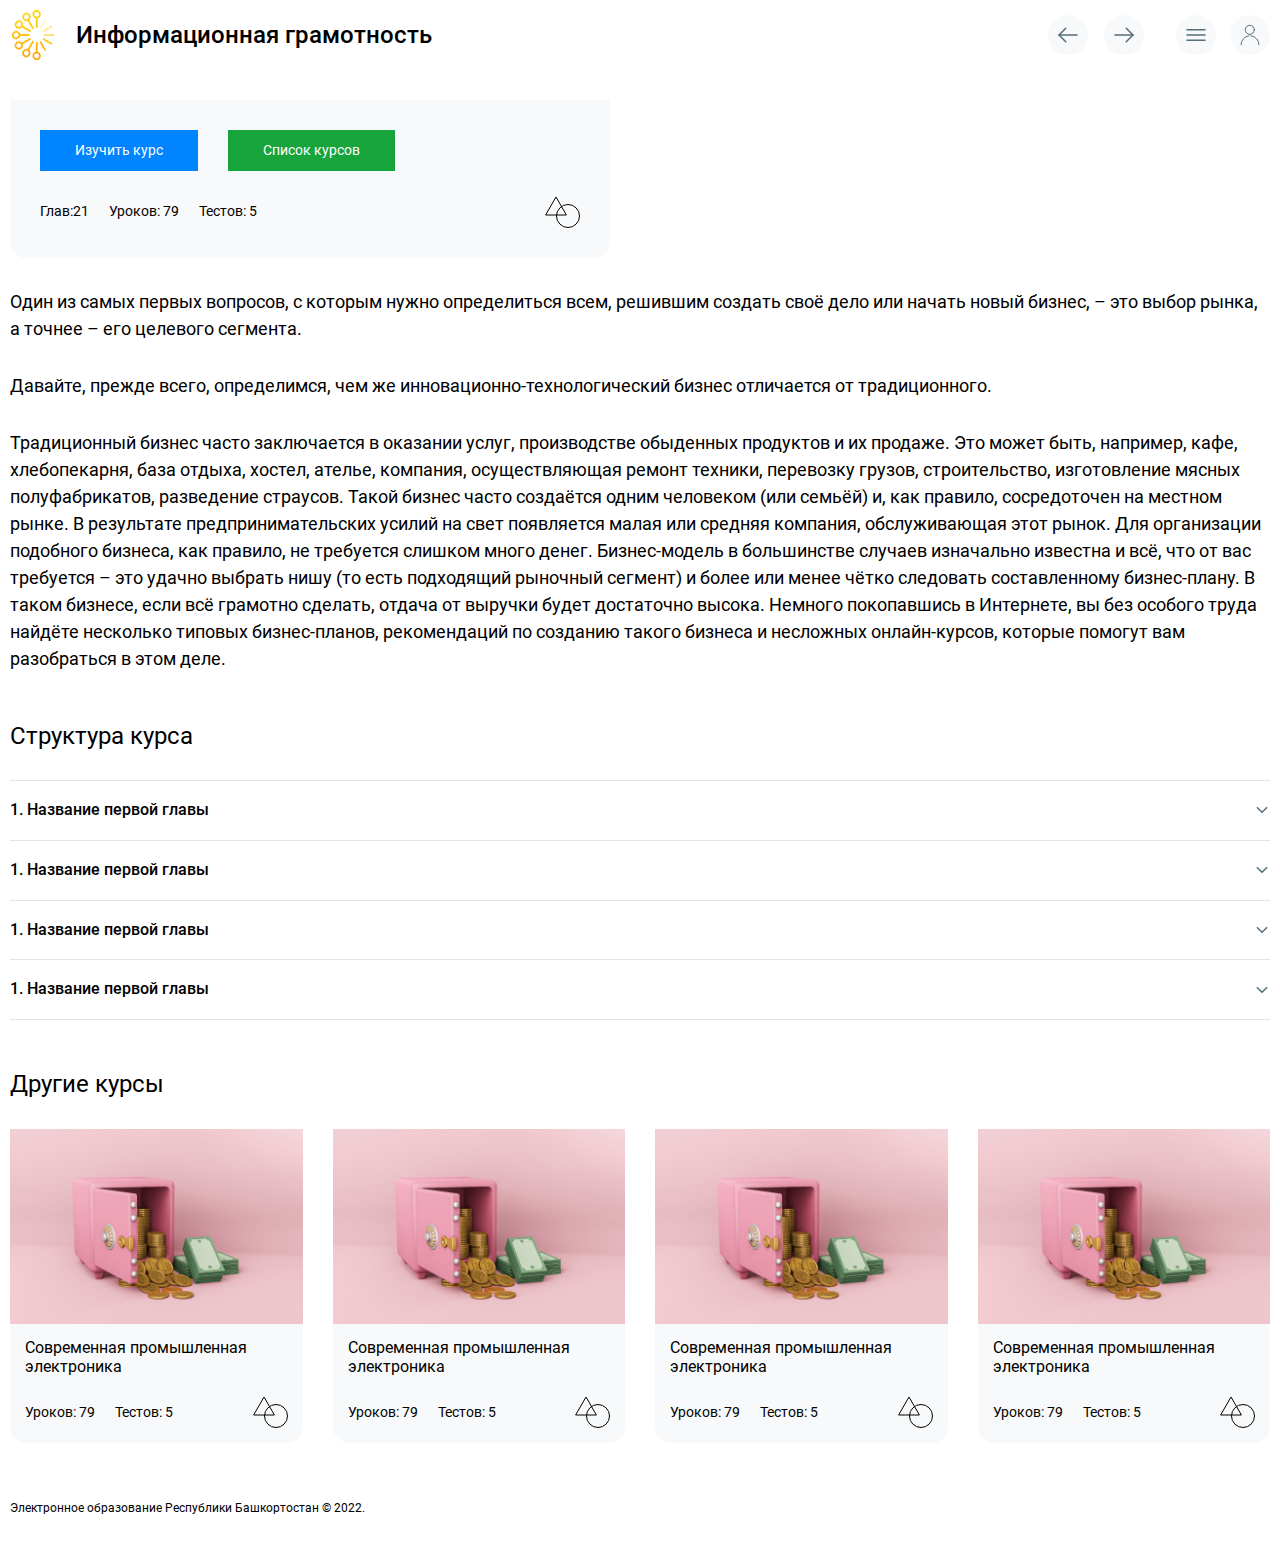
<file: course.html>
<!DOCTYPE html>
<html lang="ru">
<head>
	<meta charset="UTF-8">
	<meta name="viewport" content="width=device-width, initial-scale=1.0, shrink-to-fit=no, user-scalable=no">
	<link rel="stylesheet" href="assets/css/style.css">
	<title>Информационная грамотность</title>
</head>
<body>
	<!--Sprite-->
	<svg style="display: none;">
		<symbol id="arrow-icon_2" viewBox="0 0 24 24">
			<g>
				<path d="M16.5469 21.0937C16.4545 21.0938 16.3631 21.0756 16.2777 21.0403C16.1924 21.005 16.1148 20.9532 16.0495 20.8879L7.38281 12.2208C7.25099 12.0889 7.17694 11.9101 7.17694 11.7236C7.17694 11.5372 7.25099 11.3584 7.38281 11.2265L16.0495 2.55935C16.1148 2.49403 16.1923 2.44222 16.2776 2.40686C16.3629 2.3715 16.4544 2.35329 16.5467 2.35327C16.639 2.35325 16.7305 2.37142 16.8158 2.40673C16.9011 2.44205 16.9787 2.49383 17.044 2.55911C17.1093 2.62439 17.1611 2.7019 17.1965 2.78721C17.2318 2.87251 17.25 2.96395 17.2501 3.05629C17.2501 3.14863 17.2319 3.24008 17.1966 3.3254C17.1613 3.41072 17.1095 3.48825 17.0442 3.55357L8.87437 11.7234L17.0442 19.8933C17.1426 19.9916 17.2096 20.1169 17.2368 20.2533C17.2639 20.3898 17.25 20.5312 17.1968 20.6597C17.1435 20.7882 17.0534 20.8981 16.9377 20.9753C16.822 21.0526 16.686 21.0938 16.5469 21.0937Z"/>
			</g>
		</symbol>
		<symbol id="close-icon" viewBox="0 0 24 24">
			<g>
				<path d="M5.25 5.25L18.75 18.75" stroke-width="2" stroke-linecap="round" stroke-linejoin="round"/>
				<path d="M5.25 18.75L18.75 5.25" stroke-width="2" stroke-linecap="round" stroke-linejoin="round"/>
			</g>
		</symbol>
		<symbol id="burger-icon" viewBox="0 0 24 24">
			<g>
				<path d="M21 7.5H3C2.80109 7.5 2.61032 7.42098 2.46967 7.28033C2.32902 7.13968 2.25 6.94891 2.25 6.75C2.25 6.55109 2.32902 6.36032 2.46967 6.21967C2.61032 6.07902 2.80109 6 3 6H21C21.1989 6 21.3897 6.07902 21.5303 6.21967C21.671 6.36032 21.75 6.55109 21.75 6.75C21.75 6.94891 21.671 7.13968 21.5303 7.28033C21.3897 7.42098 21.1989 7.5 21 7.5Z"/>
				<path d="M21 12.75H3C2.80109 12.75 2.61032 12.671 2.46967 12.5303C2.32902 12.3897 2.25 12.1989 2.25 12C2.25 11.8011 2.32902 11.6103 2.46967 11.4697C2.61032 11.329 2.80109 11.25 3 11.25H21C21.1989 11.25 21.3897 11.329 21.5303 11.4697C21.671 11.6103 21.75 11.8011 21.75 12C21.75 12.1989 21.671 12.3897 21.5303 12.5303C21.3897 12.671 21.1989 12.75 21 12.75Z"/>
				<path d="M21 18H3C2.80109 18 2.61032 17.921 2.46967 17.7803C2.32902 17.6397 2.25 17.4489 2.25 17.25C2.25 17.0511 2.32902 16.8603 2.46967 16.7197C2.61032 16.579 2.80109 16.5 3 16.5H21C21.1989 16.5 21.3897 16.579 21.5303 16.7197C21.671 16.8603 21.75 17.0511 21.75 17.25C21.75 17.4489 21.671 17.6397 21.5303 17.7803C21.3897 17.921 21.1989 18 21 18Z"/>
			</g>
		</symbol>
		<symbol id="profile-icon" viewBox="0 0 24 24">
			<g>
				<path d="M16.3394 6.83911C16.3394 9.34795 14.3061 11.382 11.7972 11.382C9.28829 11.382 7.25433 9.34795 7.25433 6.83911C7.25433 4.33083 9.28829 2.29688 11.7972 2.29688C14.3061 2.29687 16.3394 4.33083 16.3394 6.83911Z"  stroke-miterlimit="10" stroke-linecap="round" stroke-linejoin="round"/>
				<path d="M12.9084 12.8653C17.3879 13.3203 20.8844 17.1029 20.8844 21.7031" stroke-miterlimit="10" stroke-linecap="round" stroke-linejoin="round"/>
				<path d="M3.1156 21.7031C3.1156 17.1863 6.48708 13.4562 10.8512 12.8925" stroke-miterlimit="10" stroke-linecap="round" stroke-linejoin="round"/>
			</g>
		</symbol>
		<symbol id="arrow-icon" viewBox="0 0 24 24">
			<g>
				<path d="M9.75002 19.5C9.65131 19.5006 9.55346 19.4817 9.46209 19.4443C9.37071 19.407 9.2876 19.352 9.21751 19.2825L2.46752 12.5325C2.39722 12.4628 2.34142 12.3798 2.30335 12.2884C2.26527 12.1971 2.24567 12.099 2.24567 12C2.24567 11.901 2.26527 11.803 2.30335 11.7116C2.34142 11.6202 2.39722 11.5372 2.46752 11.4675L9.21751 4.71752C9.28744 4.64759 9.37046 4.59212 9.46183 4.55427C9.55319 4.51643 9.65112 4.49695 9.75002 4.49695C9.84891 4.49695 9.94684 4.51643 10.0382 4.55427C10.1296 4.59212 10.2126 4.64759 10.2825 4.71752C10.3524 4.78745 10.4079 4.87046 10.4458 4.96183C10.4836 5.0532 10.5031 5.15112 10.5031 5.25002C10.5031 5.34891 10.4836 5.44684 10.4458 5.5382C10.4079 5.62957 10.3524 5.71259 10.2825 5.78252L4.05752 12L10.2825 18.2175C10.3528 18.2872 10.4086 18.3702 10.4467 18.4616C10.4848 18.553 10.5044 18.651 10.5044 18.75C10.5044 18.849 10.4848 18.9471 10.4467 19.0384C10.4086 19.1298 10.3528 19.2128 10.2825 19.2825C10.2124 19.352 10.1293 19.407 10.0379 19.4443C9.94657 19.4817 9.84872 19.5006 9.75002 19.5Z"/>
				<path d="M21 12.75H3C2.80109 12.75 2.61032 12.671 2.46967 12.5303C2.32902 12.3897 2.25 12.1989 2.25 12C2.25 11.8011 2.32902 11.6103 2.46967 11.4697C2.61032 11.329 2.80109 11.25 3 11.25H21C21.1989 11.25 21.3897 11.329 21.5303 11.4697C21.671 11.6103 21.75 11.8011 21.75 12C21.75 12.1989 21.671 12.3897 21.5303 12.5303C21.3897 12.671 21.1989 12.75 21 12.75Z"/>
			</g>
		</symbol>
	</svg>
	<div class="wrapper">
		<header class="header">
			<div class="container container_big">
				<div class="header__inner">
					<a href="/" class="header__logo">
						<img src="assets/images/logo.png" alt="">
					</a>
					<h1 class="header__title">Информационная грамотность</h1>
					<div class="header__buttons">
						<div class="arrows-page">
							<a href="#" class="arrows-page__arrow arrows-page__arrow_prev">
								<svg>
									<use xlink:href="#arrow-icon"></use>
								</svg>
								<div class="arrows-page__arrow-subtext">Назад</div>
							</a>
							<a href="#" class="arrows-page__arrow arrows-page__arrow_next">
								<svg>
									<use xlink:href="#arrow-icon"></use>
								</svg>
								<div class="arrows-page__arrow-subtext">Вперед</div>
							</a>
						</div><!--/arrows-page-->
						<div class="menu">
							<div class="menu-btn">
								<svg>
									<use xlink:href="#burger-icon"></use>
								</svg>
							</div>
							<div class="menu__block">
								<div class="menu__block-bg"></div>
								<div class="menu__inner">
									<div class="menu__header">
										<div class="menu__title">Содержание</div>
										<div class="menu__close">
											<svg>
												<use xlink:href="#close-icon"></use>
											</svg>
										</div>
									</div>
									<ul class="menu-list">
										<li>
											<div class="menu-list__title">1. Название первой главы</div>
											<ul class="menu-list__submenu">
												<li>1.1. Название первого урока </li>
												<li>1.1. Название  первогопервого урока </li>
												<li>1.1. Название первого урока первого </li>
												<li>1.1. Название первого урокаурока </li>
												<li>1.1. Название  первогопервого урока </li>
												<li>1.1. Название первого урока первого </li>
												<li>1.1. Название первого урока первого </li>
											</ul>
										</li>
										<li>
											<div class="menu-list__title">1. Название первой главы</div>
											<ul class="menu-list__submenu">
												<li>1.1. Название первого урока </li>
												<li>1.1. Название  первогопервого урока </li>
												<li>1.1. Название первого урока первого </li>
												<li>1.1. Название первого урокаурока </li>
												<li>1.1. Название  первогопервого урока </li>
												<li>1.1. Название первого урока первого </li>
												<li>1.1. Название первого урока первого </li>
											</ul>
										</li>
										<li>
											<div class="menu-list__title">1. Название первой главы</div>
											<ul class="menu-list__submenu">
												<li>1.1. Название первого урока </li>
												<li>1.1. Название  первогопервого урока </li>
												<li>1.1. Название первого урока первого </li>
												<li>1.1. Название первого урокаурока </li>
												<li>1.1. Название  первогопервого урока </li>
												<li>1.1. Название первого урока первого </li>
												<li>1.1. Название первого урока первого </li>
											</ul>
										</li>
										<li>
											<div class="menu-list__title">1. Название первой главы</div>
											<ul class="menu-list__submenu">
												<li>1.1. Название первого урока </li>
												<li>1.1. Название  первогопервого урока </li>
												<li>1.1. Название первого урока первого </li>
												<li>1.1. Название первого урокаурока </li>
												<li>1.1. Название  первогопервого урока </li>
												<li>1.1. Название первого урока первого </li>
												<li>1.1. Название первого урока первого </li>
											</ul>
										</li>
										<li>
											<div class="menu-list__title">1. Название первой главы</div>
											<ul class="menu-list__submenu">
												<li>1.1. Название первого урока </li>
												<li>1.1. Название  первогопервого урока </li>
												<li>1.1. Название первого урока первого </li>
												<li>1.1. Название первого урокаурока </li>
												<li>1.1. Название  первогопервого урока </li>
												<li>1.1. Название первого урока первого </li>
												<li>1.1. Название первого урока первого </li>
											</ul>
										</li>
									</ul>
								</div>
							</div>
						</div><!--/menu-->
						<a href="#" class="back-arrow none">
							<svg>
								<use xlink:href="#arrow-icon_2"></use>
							</svg>
							<div class="back-arrow__subtext">Назад</div>
						</a>
						<div class="profile">
							<div class="profile__icon">
								<svg>
									<use xlink:href="#profile-icon"></use>
								</svg>
							</div>
							<div class="profile__dropdown">
								<div class="profile__name">Иванов Иван</div>
								<a href="#" class="profile__link">Мой профиль</a>
								<a href="#" class="profile__link">Список курсов</a>
								<a href="#" class="profile__link">Выход</a>
							</div>
						</div><!--/profile-->
					</div>
				</div>
			</div>
		</header><!--/header-->
		<main class="main">
			<div class="course">
				<div class="container">
					<div class="course__box">
						<div class="course__buttons">
							<a href="#" class="course__btn">Изучить курс</a>
							<a href="#" class="course__btn course__btn_green">Список курсов</a>
						</div>
						<div class="course__row">
							<div class="course__datas">
								<div class="course__data">Глав:21</div>
								<div class="course__data">Уроков: 79</div>
								<div class="course__data">Тестов: 5</div>
							</div>
							<div class="course__icon">
								<img src="assets/images/figure.svg" alt="">
							</div>
						</div>
					</div><!--/course__box-->
					<div class="course__text">
						<p>Один из самых первых вопросов, с которым нужно определиться всем, решившим создать своё дело или начать новый бизнес, – это выбор рынка, а точнее – его целевого сегмента.</p>
						<p>Давайте, прежде всего, определимся, чем же инновационно-технологический бизнес отличается от традиционного.</p>
						<p>Традиционный бизнес часто заключается в оказании услуг, производстве обыденных продуктов и их продаже. Это может быть, например, кафе, хлебопекарня, база отдыха, хостел, ателье, компания, осуществляющая ремонт техники, перевозку грузов, строительство, изготовление мясных полуфабрикатов, разведение страусов. Такой бизнес часто создаётся одним человеком (или семьёй) и, как правило, сосредоточен на местном рынке. В результате предпринимательских усилий на свет появляется малая или средняя компания, обслуживающая этот рынок. Для организации подобного бизнеса, как правило, не требуется слишком много денег. Бизнес-модель в большинстве случаев изначально известна и всё, что от вас требуется – это удачно выбрать нишу (то есть подходящий рыночный сегмент) и более или менее чётко следовать составленному бизнес-плану. В таком бизнесе, если всё грамотно сделать, отдача от выручки будет достаточно высока. Немного покопавшись в Интернете, вы без особого труда найдёте несколько типовых бизнес-планов, рекомендаций по созданию такого бизнеса и несложных онлайн-курсов, которые помогут вам разобраться в этом деле.</p>
						<div class="arrows-page">
							<a href="#" class="arrows-page__arrow arrows-page__arrow_prev none">
								<svg>
									<use xlink:href="#arrow-icon"></use>
								</svg>
								<div class="arrows-page__arrow-subtext">Назад</div>
							</a>
							<a href="#" class="arrows-page__arrow arrows-page__arrow_next">
								<svg>
									<use xlink:href="#arrow-icon"></use>
								</svg>
								<div class="arrows-page__arrow-subtext">Вперед</div>
							</a>
						</div><!--/arrows-page-->
					</div>
					<div class="course-menu">
						<h2 class="course-menu__title">Структура курса</h2>
						<div class="course-menu__block">
							<div class="course-menu__name">1. Название первой главы</div>
							<div class="course-menu__list">
								<div class="course-menu__inner">
									<a href="#" class="course__item">
										<div class="course__title">Современная промышленная электроника</div>
										<div class="course__icon">
											<img src="assets/images/figure.svg" alt="">
										</div>
									</a><!--/course__item-->
									<a href="#" class="course__item">
										<div class="course__title">Современная промышленная электроника</div>
										<div class="course__icon">
											<img src="assets/images/figure.svg" alt="">
										</div>
									</a><!--/course__item-->
									<a href="#" class="course__item">
										<div class="course__title">Современная промышленная электроника</div>
										<div class="course__icon">
											<img src="assets/images/figure.svg" alt="">
										</div>
									</a><!--/course__item-->
									<a href="#" class="course__item">
										<div class="course__title">Современная промышленная электроника</div>
										<div class="course__icon">
											<img src="assets/images/figure.svg" alt="">
										</div>
									</a><!--/course__item-->
									<a href="#" class="course__item">
										<div class="course__title">Современная промышленная электроника</div>
										<div class="course__icon">
											<img src="assets/images/figure.svg" alt="">
										</div>
									</a><!--/course__item-->
									<a href="#" class="course__item">
										<div class="course__title">Современная промышленная электроника</div>
										<div class="course__icon">
											<img src="assets/images/figure.svg" alt="">
										</div>
									</a><!--/course__item-->
									<a href="#" class="course__item">
										<div class="course__title">Современная промышленная электроника</div>
										<div class="course__icon">
											<img src="assets/images/figure.svg" alt="">
										</div>
									</a><!--/course__item-->
									<a href="#" class="course__item">
										<div class="course__title">Современная промышленная электроника</div>
										<div class="course__icon">
											<img src="assets/images/figure.svg" alt="">
										</div>
									</a><!--/course__item-->
									<a href="#" class="course__item">
										<div class="course__title">Современная промышленная электроника</div>
										<div class="course__icon">
											<img src="assets/images/figure.svg" alt="">
										</div>
									</a><!--/course__item-->
									<a href="#" class="course__item">
										<div class="course__title">Современная промышленная электроника</div>
										<div class="course__icon">
											<img src="assets/images/figure.svg" alt="">
										</div>
									</a><!--/course__item-->
									<a href="#" class="course__item">
										<div class="course__title">Современная промышленная электроника</div>
										<div class="course__icon">
											<img src="assets/images/figure.svg" alt="">
										</div>
									</a><!--/course__item-->
									<a href="#" class="course__item">
										<div class="course__title">Современная промышленная электроника</div>
										<div class="course__icon">
											<img src="assets/images/figure.svg" alt="">
										</div>
									</a><!--/course__item-->
								</div>
							</div>
						</div><!--/course-menu__block-->
						<div class="course-menu__block">
							<div class="course-menu__name">1. Название первой главы</div>
							<div class="course-menu__list">
								<div class="course-menu__inner">
									<a href="#" class="course__item">
										<div class="course__title">Современная промышленная электроника</div>
										<div class="course__icon">
											<img src="assets/images/figure.svg" alt="">
										</div>
									</a><!--/course__item-->
									<a href="#" class="course__item">
										<div class="course__title">Современная промышленная электроника</div>
										<div class="course__icon">
											<img src="assets/images/figure.svg" alt="">
										</div>
									</a><!--/course__item-->
									<a href="#" class="course__item">
										<div class="course__title">Современная промышленная электроника</div>
										<div class="course__icon">
											<img src="assets/images/figure.svg" alt="">
										</div>
									</a><!--/course__item-->
									<a href="#" class="course__item">
										<div class="course__title">Современная промышленная электроника</div>
										<div class="course__icon">
											<img src="assets/images/figure.svg" alt="">
										</div>
									</a><!--/course__item-->
									<a href="#" class="course__item">
										<div class="course__title">Современная промышленная электроника</div>
										<div class="course__icon">
											<img src="assets/images/figure.svg" alt="">
										</div>
									</a><!--/course__item-->
									<a href="#" class="course__item">
										<div class="course__title">Современная промышленная электроника</div>
										<div class="course__icon">
											<img src="assets/images/figure.svg" alt="">
										</div>
									</a><!--/course__item-->
									<a href="#" class="course__item">
										<div class="course__title">Современная промышленная электроника</div>
										<div class="course__icon">
											<img src="assets/images/figure.svg" alt="">
										</div>
									</a><!--/course__item-->
									<a href="#" class="course__item">
										<div class="course__title">Современная промышленная электроника</div>
										<div class="course__icon">
											<img src="assets/images/figure.svg" alt="">
										</div>
									</a><!--/course__item-->
									<a href="#" class="course__item">
										<div class="course__title">Современная промышленная электроника</div>
										<div class="course__icon">
											<img src="assets/images/figure.svg" alt="">
										</div>
									</a><!--/course__item-->
									<a href="#" class="course__item">
										<div class="course__title">Современная промышленная электроника</div>
										<div class="course__icon">
											<img src="assets/images/figure.svg" alt="">
										</div>
									</a><!--/course__item-->
									<a href="#" class="course__item">
										<div class="course__title">Современная промышленная электроника</div>
										<div class="course__icon">
											<img src="assets/images/figure.svg" alt="">
										</div>
									</a><!--/course__item-->
									<a href="#" class="course__item">
										<div class="course__title">Современная промышленная электроника</div>
										<div class="course__icon">
											<img src="assets/images/figure.svg" alt="">
										</div>
									</a><!--/course__item-->
								</div>
							</div>
						</div><!--/course-menu__block-->
						<div class="course-menu__block">
							<div class="course-menu__name">1. Название первой главы</div>
							<div class="course-menu__list">
								<div class="course-menu__inner">
									<a href="#" class="course__item">
										<div class="course__title">Современная промышленная электроника</div>
										<div class="course__icon">
											<img src="assets/images/figure.svg" alt="">
										</div>
									</a><!--/course__item-->
									<a href="#" class="course__item">
										<div class="course__title">Современная промышленная электроника</div>
										<div class="course__icon">
											<img src="assets/images/figure.svg" alt="">
										</div>
									</a><!--/course__item-->
									<a href="#" class="course__item">
										<div class="course__title">Современная промышленная электроника</div>
										<div class="course__icon">
											<img src="assets/images/figure.svg" alt="">
										</div>
									</a><!--/course__item-->
									<a href="#" class="course__item">
										<div class="course__title">Современная промышленная электроника</div>
										<div class="course__icon">
											<img src="assets/images/figure.svg" alt="">
										</div>
									</a><!--/course__item-->
									<a href="#" class="course__item">
										<div class="course__title">Современная промышленная электроника</div>
										<div class="course__icon">
											<img src="assets/images/figure.svg" alt="">
										</div>
									</a><!--/course__item-->
									<a href="#" class="course__item">
										<div class="course__title">Современная промышленная электроника</div>
										<div class="course__icon">
											<img src="assets/images/figure.svg" alt="">
										</div>
									</a><!--/course__item-->
									<a href="#" class="course__item">
										<div class="course__title">Современная промышленная электроника</div>
										<div class="course__icon">
											<img src="assets/images/figure.svg" alt="">
										</div>
									</a><!--/course__item-->
									<a href="#" class="course__item">
										<div class="course__title">Современная промышленная электроника</div>
										<div class="course__icon">
											<img src="assets/images/figure.svg" alt="">
										</div>
									</a><!--/course__item-->
									<a href="#" class="course__item">
										<div class="course__title">Современная промышленная электроника</div>
										<div class="course__icon">
											<img src="assets/images/figure.svg" alt="">
										</div>
									</a><!--/course__item-->
									<a href="#" class="course__item">
										<div class="course__title">Современная промышленная электроника</div>
										<div class="course__icon">
											<img src="assets/images/figure.svg" alt="">
										</div>
									</a><!--/course__item-->
									<a href="#" class="course__item">
										<div class="course__title">Современная промышленная электроника</div>
										<div class="course__icon">
											<img src="assets/images/figure.svg" alt="">
										</div>
									</a><!--/course__item-->
									<a href="#" class="course__item">
										<div class="course__title">Современная промышленная электроника</div>
										<div class="course__icon">
											<img src="assets/images/figure.svg" alt="">
										</div>
									</a><!--/course__item-->
								</div>
							</div>
						</div><!--/course-menu__block-->
						<div class="course-menu__block">
							<div class="course-menu__name">1. Название первой главы</div>
							<div class="course-menu__list">
								<div class="course-menu__inner">
									<a href="#" class="course__item">
										<div class="course__title">Современная промышленная электроника</div>
										<div class="course__icon">
											<img src="assets/images/figure.svg" alt="">
										</div>
									</a><!--/course__item-->
									<a href="#" class="course__item">
										<div class="course__title">Современная промышленная электроника</div>
										<div class="course__icon">
											<img src="assets/images/figure.svg" alt="">
										</div>
									</a><!--/course__item-->
									<a href="#" class="course__item">
										<div class="course__title">Современная промышленная электроника</div>
										<div class="course__icon">
											<img src="assets/images/figure.svg" alt="">
										</div>
									</a><!--/course__item-->
									<a href="#" class="course__item">
										<div class="course__title">Современная промышленная электроника</div>
										<div class="course__icon">
											<img src="assets/images/figure.svg" alt="">
										</div>
									</a><!--/course__item-->
									<a href="#" class="course__item">
										<div class="course__title">Современная промышленная электроника</div>
										<div class="course__icon">
											<img src="assets/images/figure.svg" alt="">
										</div>
									</a><!--/course__item-->
									<a href="#" class="course__item">
										<div class="course__title">Современная промышленная электроника</div>
										<div class="course__icon">
											<img src="assets/images/figure.svg" alt="">
										</div>
									</a><!--/course__item-->
									<a href="#" class="course__item">
										<div class="course__title">Современная промышленная электроника</div>
										<div class="course__icon">
											<img src="assets/images/figure.svg" alt="">
										</div>
									</a><!--/course__item-->
									<a href="#" class="course__item">
										<div class="course__title">Современная промышленная электроника</div>
										<div class="course__icon">
											<img src="assets/images/figure.svg" alt="">
										</div>
									</a><!--/course__item-->
									<a href="#" class="course__item">
										<div class="course__title">Современная промышленная электроника</div>
										<div class="course__icon">
											<img src="assets/images/figure.svg" alt="">
										</div>
									</a><!--/course__item-->
									<a href="#" class="course__item">
										<div class="course__title">Современная промышленная электроника</div>
										<div class="course__icon">
											<img src="assets/images/figure.svg" alt="">
										</div>
									</a><!--/course__item-->
									<a href="#" class="course__item">
										<div class="course__title">Современная промышленная электроника</div>
										<div class="course__icon">
											<img src="assets/images/figure.svg" alt="">
										</div>
									</a><!--/course__item-->
									<a href="#" class="course__item">
										<div class="course__title">Современная промышленная электроника</div>
										<div class="course__icon">
											<img src="assets/images/figure.svg" alt="">
										</div>
									</a><!--/course__item-->
								</div>
							</div>
						</div><!--/course-menu__block-->
					</div><!--/course-menu-->
					<div class="course-block">
						<h2 class="course-block__title">Другие курсы</h2>
						<div class="course-list__inner">
							<a href="#" class="course-list__item">
								<div class="course-list__photo">
									<img src="assets/images/course.png" alt="">
								</div>
								<div class="course-list__info">
									<div class="course-list__title">Современная промышленная электроника</div>
									<div class="course-list__row">
										<div class="course-list__datas">
											<div class="course-list__data">Уроков: 79</div>
											<div class="course-list__data">Тестов: 5</div>
										</div>
										<div class="course-list__icon">
											<img src="assets/images/figure.svg" alt="">
										</div>
									</div>
								</div>
							</a><!--/course-list__item-->
							<a href="#" class="course-list__item">
								<div class="course-list__photo">
									<img src="assets/images/course.png" alt="">
								</div>
								<div class="course-list__info">
									<div class="course-list__title">Современная промышленная электроника</div>
									<div class="course-list__row">
										<div class="course-list__datas">
											<div class="course-list__data">Уроков: 79</div>
											<div class="course-list__data">Тестов: 5</div>
										</div>
										<div class="course-list__icon">
											<img src="assets/images/figure.svg" alt="">
										</div>
									</div>
								</div>
							</a><!--/course-list__item-->
							<a href="#" class="course-list__item">
								<div class="course-list__photo">
									<img src="assets/images/course.png" alt="">
								</div>
								<div class="course-list__info">
									<div class="course-list__title">Современная промышленная электроника</div>
									<div class="course-list__row">
										<div class="course-list__datas">
											<div class="course-list__data">Уроков: 79</div>
											<div class="course-list__data">Тестов: 5</div>
										</div>
										<div class="course-list__icon">
											<img src="assets/images/figure.svg" alt="">
										</div>
									</div>
								</div>
							</a><!--/course-list__item-->
							<a href="#" class="course-list__item">
								<div class="course-list__photo">
									<img src="assets/images/course.png" alt="">
								</div>
								<div class="course-list__info">
									<div class="course-list__title">Современная промышленная электроника</div>
									<div class="course-list__row">
										<div class="course-list__datas">
											<div class="course-list__data">Уроков: 79</div>
											<div class="course-list__data">Тестов: 5</div>
										</div>
										<div class="course-list__icon">
											<img src="assets/images/figure.svg" alt="">
										</div>
									</div>
								</div>
							</a><!--/course-list__item-->
						</div>
					</div>
				</div>
			</div><!--/course-->
		</main>
		<footer class="footer">
			<div class="container">
				<div class="footer__copyright">Электронное образование Республики Башкортостан © 2022.</div>
			</div>
		</footer><!--/footer-->
	</div>

	<script src="assets/js/jquery-3.6.0.min.js"></script>
	<script src="assets/js/script.js"></script>
</body>
</html>
</file>
<file: assets/css/style.css>
@font-face {
  font-family: 'Roboto';
  font-style: normal;
  font-weight: 400;
  font-display: swap;
  src: url("../fonts/Roboto-Regular.woff2") format("woff2"), url("../fonts/Roboto-Regular.woff") format("woff"), url("../fonts/Roboto-Regular.ttf") format("truetype"); }

@font-face {
  font-family: 'Roboto';
  font-style: normal;
  font-weight: 500;
  font-display: swap;
  src: url("../fonts/Roboto-Medium.woff2") format("woff2"), url("../fonts/Roboto-Medium.woff") format("woff"), url("../fontsRoboto-Medium.ttf") format("truetype"); }

/*Reset
===============*/
* {
  padding: 0;
  margin: 0;
  border: 0; }

*, *:before, *:after {
  -moz-box-sizing: border-box;
  -webkit-box-sizing: border-box;
  box-sizing: border-box; }

:focus, :active {
  outline: none; }

a:focus, a:active {
  outline: none; }

nav, footer, header, aside {
  display: block; }

html, body {
  height: 100%;
  width: 100%;
  font-size: 100%;
  font-family: "Roboto", sans-serif;
  line-height: 1;
  font-size: 16px;
  color: #000000;
  background-color: #ffffff;
  -ms-text-size-adjust: 100%;
  -moz-text-size-adjust: 100%;
  -webkit-text-size-adjust: 100%; }

input, button, textarea {
  font-family: inherit; }

input::-ms-clear {
  display: none; }

button {
  cursor: pointer; }

button::-moz-focus-inner {
  padding: 0;
  border: 0; }

a, a:visited {
  text-decoration: none; }

a:hover {
  text-decoration: none; }

ul li {
  list-style: none; }

img {
  vertical-align: top; }

h1, h2, h3, h4, h5, h6 {
  font-size: inherit;
  font-weight: 400; }

/*--------------------*/
body.hidden {
  overflow: hidden; }

.container {
  width: 100%;
  max-width: 1300px;
  padding: 0 10px;
  margin: 0 auto; }
  .container_big {
    max-width: 1570px; }

.wrapper {
  min-height: 100vh;
  overflow: hidden;
  position: relative; }

/*==========Header=======*/
.header {
  padding: 10px 0;
  margin-bottom: 30px; }
  .header__inner {
    display: -webkit-box;
    display: -ms-flexbox;
    display: flex;
    -webkit-box-align: center;
    -ms-flex-align: center;
    align-items: center;
    position: relative;
    z-index: 10; }
  .header .menu-btn {
    position: absolute;
    top: calc(100% + 35px);
    right: 50px;
    z-index: 1; }
  .header .back-arrow {
    position: absolute;
    top: calc(100% + 35px);
    left: 50px;
    z-index: 1; }
  .header__logo {
    display: block;
    margin-right: 86px; }
    .header__logo img {
      width: 46px; }
  .header__title {
    font-family: "Roboto", sans-serif;
    font-size: 24px;
    font-weight: 500;
    color-rendering: #000000;
    line-height: 1.18;
    margin-right: 20px; }
  .header__buttons {
    margin-left: auto;
    display: -webkit-box;
    display: -ms-flexbox;
    display: flex;
    -webkit-box-align: center;
    -ms-flex-align: center;
    align-items: center; }
    .header__buttons .arrows-page {
      display: none; }
      .header__buttons .arrows-page.none {
        display: none; }

/*==========/header=======*/
/*=========Back-arrow========*/
.back-arrow {
  width: 40px;
  height: 40px;
  border-radius: 50%;
  background-color: #F8F9FA;
  display: -webkit-inline-box;
  display: -ms-inline-flexbox;
  display: inline-flex;
  -webkit-box-align: center;
  -ms-flex-align: center;
  align-items: center;
  -webkit-box-pack: center;
  -ms-flex-pack: center;
  justify-content: center;
  -webkit-transition: all .2s linear;
  -o-transition: all .2s linear;
  transition: all .2s linear;
  position: relative;
  z-index: 12; }
  .back-arrow.none {
    display: none; }
  .back-arrow svg {
    width: 24px;
    height: 24px;
    fill: #546E7A;
    -webkit-transition: all .2s linear;
    -o-transition: all .2s linear;
    transition: all .2s linear; }
  .back-arrow__subtext {
    opacity: 0;
    pointer-events: none;
    position: absolute;
    bottom: calc(100% + 10px);
    left: 50%;
    z-index: 1;
    -webkit-transform: translateX(-50%);
    -ms-transform: translateX(-50%);
    transform: translateX(-50%);
    font-family: "Roboto", sans-serif;
    font-size: 14px;
    font-weight: 400;
    color: #000000;
    line-height: 1.18;
    -webkit-transition: all .2s linear;
    -o-transition: all .2s linear;
    transition: all .2s linear; }
  .back-arrow:hover {
    background-color: #000000; }
    .back-arrow:hover svg {
      fill: #ffffff; }
    .back-arrow:hover .back-arrow__subtext {
      opacity: 1;
      pointer-events: auto; }

/*=========/back-arrow========*/
/*============Profile-=========*/
.profile {
  position: relative; }
  .profile__icon {
    cursor: pointer;
    width: 40px;
    height: 40px;
    border-radius: 50%;
    background-color: #F8F9FA;
    display: -webkit-inline-box;
    display: -ms-inline-flexbox;
    display: inline-flex;
    -webkit-box-align: center;
    -ms-flex-align: center;
    align-items: center;
    -webkit-box-pack: center;
    -ms-flex-pack: center;
    justify-content: center;
    -webkit-transition: all .2s linear;
    -o-transition: all .2s linear;
    transition: all .2s linear;
    position: relative;
    z-index: 12; }
    .profile__icon svg {
      width: 24px;
      height: 24px;
      fill: none;
      stroke: #546E7A;
      -webkit-transition: all .2s linear;
      -o-transition: all .2s linear;
      transition: all .2s linear; }
  .profile__dropdown {
    display: none;
    width: 280px;
    position: absolute;
    top: calc(100% + 14px);
    right: 0;
    z-index: 10;
    background-color: #ffffff;
    -webkit-box-shadow: 0px 0px 10px 1px rgba(0, 0, 0, 0.14);
    box-shadow: 0px 0px 10px 1px rgba(0, 0, 0, 0.14);
    border-radius: 16px;
    padding: 20px; }
    .profile__dropdown:before {
      content: "";
      width: 100%;
      height: 70px;
      position: absolute;
      bottom: 100%;
      left: 0;
      z-index: 1; }
  .profile__name {
    font-family: "Roboto", sans-serif;
    font-size: 16px;
    font-weight: 500;
    color: #000000;
    line-height: 1.18;
    padding: 0 4px 10px;
    border-bottom: 1px solid #E4E4E4; }
  .profile__link {
    display: block;
    padding: 8px 4px;
    font-family: "Roboto", sans-serif;
    font-size: 16px;
    font-weight: 400;
    color: #000000;
    line-height: 1.18;
    -webkit-transition: all .2s linear;
    -o-transition: all .2s linear;
    transition: all .2s linear; }
    .profile__link:hover {
      background-color: #F8F9FA; }

/*============/profile-=========*/
/*=======Arrows-page==========*/
.arrows-page__arrow {
  width: 40px;
  height: 40px;
  border-radius: 50%;
  background-color: #F8F9FA;
  display: -webkit-inline-box;
  display: -ms-inline-flexbox;
  display: inline-flex;
  -webkit-box-align: center;
  -ms-flex-align: center;
  align-items: center;
  -webkit-box-pack: center;
  -ms-flex-pack: center;
  justify-content: center;
  -webkit-transition: all .2s linear;
  -o-transition: all .2s linear;
  transition: all .2s linear;
  position: relative; }
  .arrows-page__arrow svg {
    width: 24px;
    height: 24px;
    fill: #546E7A;
    -webkit-transition: all .2s linear;
    -o-transition: all .2s linear;
    transition: all .2s linear; }
  .arrows-page__arrow_next svg {
    -webkit-transform: rotate(180deg);
    -ms-transform: rotate(180deg);
    transform: rotate(180deg); }
  .arrows-page__arrow-subtext {
    opacity: 0;
    pointer-events: none;
    position: absolute;
    bottom: calc(100% + 10px);
    left: 50%;
    z-index: 1;
    -webkit-transform: translateX(-50%);
    -ms-transform: translateX(-50%);
    transform: translateX(-50%);
    font-family: "Roboto", sans-serif;
    font-size: 14px;
    font-weight: 400;
    color: #000000;
    line-height: 1.18;
    -webkit-transition: all .2s linear;
    -o-transition: all .2s linear;
    transition: all .2s linear; }
  .arrows-page__arrow:hover {
    background-color: #000000; }
    .arrows-page__arrow:hover svg {
      fill: #ffffff; }
    .arrows-page__arrow:hover .arrows-page__arrow-subtext {
      opacity: 1;
      pointer-events: auto; }

/*=======/arrows-page==========*/
/*==========Menu=======*/
.menu-btn {
  cursor: pointer;
  width: 40px;
  height: 40px;
  border-radius: 50%;
  background-color: #F8F9FA;
  display: -webkit-inline-box;
  display: -ms-inline-flexbox;
  display: inline-flex;
  -webkit-box-align: center;
  -ms-flex-align: center;
  align-items: center;
  -webkit-box-pack: center;
  -ms-flex-pack: center;
  justify-content: center;
  -webkit-transition: all .2s linear;
  -o-transition: all .2s linear;
  transition: all .2s linear; }
  .menu-btn svg {
    width: 24px;
    height: 24px;
    fill: #546E7A;
    -webkit-transition: all .2s linear;
    -o-transition: all .2s linear;
    transition: all .2s linear; }
  .menu-btn:hover {
    background-color: #000000; }
    .menu-btn:hover svg {
      fill: #ffffff; }
  .menu-btn.none {
    display: none; }

.menu__block {
  width: 100%;
  height: 100vh;
  position: fixed;
  top: 0;
  left: 0;
  z-index: 1000;
  overflow: auto;
  display: none; }
  .menu__block-bg {
    width: 100%;
    height: 100%;
    background: rgba(0, 0, 0, 0.5);
    position: absolute;
    top: 0;
    left: 0;
    z-index: 1000; }

.menu__inner {
  background-color: #ffffff;
  padding: 40px 30px;
  width: 400px;
  max-width: 100%;
  margin-left: auto;
  min-height: 100vh;
  position: relative;
  z-index: 2000; }

.menu__close {
  cursor: pointer;
  width: 40px;
  height: 40px;
  border-radius: 50%;
  background-color: #F8F9FA;
  display: -webkit-inline-box;
  display: -ms-inline-flexbox;
  display: inline-flex;
  -webkit-box-align: center;
  -ms-flex-align: center;
  align-items: center;
  -webkit-box-pack: center;
  -ms-flex-pack: center;
  justify-content: center;
  -webkit-transition: all .2s linear;
  -o-transition: all .2s linear;
  transition: all .2s linear; }
  .menu__close svg {
    width: 24px;
    height: 24px;
    stroke: #546E7A;
    -webkit-transition: all .2s linear;
    -o-transition: all .2s linear;
    transition: all .2s linear; }
  .menu__close:hover {
    background-color: #000000; }
    .menu__close:hover svg {
      stroke: #ffffff; }

.menu__header {
  display: -webkit-box;
  display: -ms-flexbox;
  display: flex;
  -webkit-box-align: center;
  -ms-flex-align: center;
  align-items: center;
  -webkit-box-pack: justify;
  -ms-flex-pack: justify;
  justify-content: space-between;
  padding-bottom: 30px;
  border-bottom: 1px solid #E4E4E4;
  margin-bottom: 20px; }

.menu__title {
  font-family: "Roboto", sans-serif;
  font-size: 18px;
  font-weight: 400;
  color: #000000;
  line-height: 1.18;
  margin-right: 20px; }

.menu-list > li {
  padding: 20px 0;
  border-bottom: 1px solid #E4E4E4; }

.menu-list__title {
  font-family: "Roboto", sans-serif;
  font-size: 16px;
  font-weight: 400;
  color: #000000;
  line-height: 1.18;
  padding-right: 20px;
  position: relative;
  cursor: pointer; }
  .menu-list__title:after {
    content: "";
    width: 16px;
    height: 16px;
    background: url("../images/arrow-down.svg") center no-repeat;
    position: absolute;
    top: 50%;
    right: 0;
    z-index: 1;
    -webkit-transform: translateY(-50%);
    -ms-transform: translateY(-50%);
    transform: translateY(-50%);
    -webkit-transition: all .3s linear;
    -o-transition: all .3s linear;
    transition: all .3s linear; }
  .menu-list__title.active:after {
    -webkit-transform: translateY(-50%) rotate(180deg);
    -ms-transform: translateY(-50%) rotate(180deg);
    transform: translateY(-50%) rotate(180deg); }

.menu-list__submenu {
  display: none;
  padding-top: 10px;
  padding-left: 30px; }
  .menu-list__submenu li {
    margin-bottom: 20px; }
    .menu-list__submenu li:last-child {
      margin-bottom: 0; }

/*==========/menu=========*/
/*=========Video-block==========*/
.video-block {
  margin-bottom: 24px; }
  .video-block__inner {
    position: relative;
    z-index: 1; }
    .video-block__inner .arrows-page__arrow {
      position: absolute;
      top: 50%;
      -webkit-transform: translateY(-50%);
      -ms-transform: translateY(-50%);
      transform: translateY(-50%);
      z-index: 1; }
      .video-block__inner .arrows-page__arrow_prev {
        left: -86px; }
      .video-block__inner .arrows-page__arrow_next {
        right: -86px; }
  .video-block__content {
    cursor: pointer; }
    .video-block__content > * {
      width: 100%;
      height: 100%;
      -o-object-fit: cover;
      object-fit: cover;
      border-radius: 20px; }

/*=========/video-block==========*/
/*==========Lesson===========*/
.lesson__content {
  margin-bottom: 50px; }

.lesson__text {
  font-family: "Roboto", sans-serif;
  font-size: 18px;
  font-weight: 400;
  color: #000000;
  line-height: 1.5;
  margin-bottom: 24px; }
  .lesson__text:last-child {
    margin-bottom: 0; }
  .lesson__text p {
    margin-bottom: 30px; }
    .lesson__text p:last-child {
      margin-bottom: 0; }

.lesson__photo {
  margin-bottom: 24px; }
  .lesson__photo:last-child {
    margin-bottom: 0; }
  .lesson__photo img {
    max-width: 100%; }

.lesson-estimate {
  display: -webkit-inline-box;
  display: -ms-inline-flexbox;
  display: inline-flex;
  background-color: #F8F9FA;
  padding: 40px 30px;
  border-radius: 16px; }
  .lesson-estimate__title {
    font-family: "Roboto", sans-serif;
    font-size: 24px;
    font-weight: 400;
    color: #000000;
    line-height: 1.18;
    margin-right: 100px; }
  .lesson-estimate__row {
    display: -webkit-box;
    display: -ms-flexbox;
    display: flex; }
  .lesson-estimate__check {
    margin-right: 20px; }
    .lesson-estimate__check:last-child {
      margin-right: 0; }
    .lesson-estimate__check label {
      display: -webkit-inline-box;
      display: -ms-inline-flexbox;
      display: inline-flex;
      -webkit-box-align: center;
      -ms-flex-align: center;
      align-items: center;
      -webkit-box-pack: center;
      -ms-flex-pack: center;
      justify-content: center;
      width: 40px;
      height: 40px;
      border-radius: 50%;
      border: 1px solid #FF0000;
      font-family: "Roboto", sans-serif;
      font-size: 24px;
      font-weight: 400;
      color: #000000;
      line-height: 1.18;
      cursor: pointer;
      -webkit-transition: all .2s linear;
      -o-transition: all .2s linear;
      transition: all .2s linear; }
      .lesson-estimate__check label:hover {
        -webkit-box-shadow: 0px 0px 7px 3px rgba(255, 0, 0, 0.25);
        box-shadow: 0px 0px 7px 3px rgba(255, 0, 0, 0.25); }
    .lesson-estimate__check input {
      display: none; }
      .lesson-estimate__check input:checked + label {
        -webkit-box-shadow: 0px 0px 7px 3px rgba(255, 0, 0, 0.25);
        box-shadow: 0px 0px 7px 3px rgba(255, 0, 0, 0.25); }
    .lesson-estimate__check:nth-child(2) label {
      border: 1px solid #FFA500; }
      .lesson-estimate__check:nth-child(2) label:hover {
        -webkit-box-shadow: 0px 0px 7px 3px rgba(255, 165, 0, 0.25);
        box-shadow: 0px 0px 7px 3px rgba(255, 165, 0, 0.25); }
    .lesson-estimate__check:nth-child(2) input:checked + label {
      -webkit-box-shadow: 0px 0px 7px 3px rgba(255, 165, 0, 0.25);
      box-shadow: 0px 0px 7px 3px rgba(255, 165, 0, 0.25); }
    .lesson-estimate__check:nth-child(3) label {
      border: 1px solid #FFD700; }
      .lesson-estimate__check:nth-child(3) label:hover {
        -webkit-box-shadow: 0px 0px 7px 3px rgba(255, 215, 0, 0.25);
        box-shadow: 0px 0px 7px 3px rgba(255, 215, 0, 0.25); }
    .lesson-estimate__check:nth-child(3) input:checked + label {
      -webkit-box-shadow: 0px 0px 7px 3px rgba(255, 215, 0, 0.25);
      box-shadow: 0px 0px 7px 3px rgba(255, 215, 0, 0.25); }
    .lesson-estimate__check:nth-child(4) label {
      border: 1px solid #008000; }
      .lesson-estimate__check:nth-child(4) label:hover {
        -webkit-box-shadow: 0px 0px 7px 3px rgba(0, 128, 0, 0.25);
        box-shadow: 0px 0px 7px 3px rgba(0, 128, 0, 0.25); }
    .lesson-estimate__check:nth-child(4) input:checked + label {
      -webkit-box-shadow: 0px 0px 7px 3px rgba(0, 128, 0, 0.25);
      box-shadow: 0px 0px 7px 3px rgba(0, 128, 0, 0.25); }
    .lesson-estimate__check:nth-child(5) label {
      border: 1px solid #0000FF; }
      .lesson-estimate__check:nth-child(5) label:hover {
        -webkit-box-shadow: 0px 0px 7px 3px rgba(0, 0, 255, 0.25);
        box-shadow: 0px 0px 7px 3px rgba(0, 0, 255, 0.25); }
    .lesson-estimate__check:nth-child(5) input:checked + label {
      -webkit-box-shadow: 0px 0px 7px 3px rgba(0, 0, 255, 0.25);
      box-shadow: 0px 0px 7px 3px rgba(0, 0, 255, 0.25); }

/*==========/lesson===========*/
/*========Course-list=============*/
.course-list__inner {
  display: -webkit-box;
  display: -ms-flexbox;
  display: flex;
  -ms-flex-wrap: wrap;
  flex-wrap: wrap;
  margin-left: -30px;
  margin-bottom: -30px; }
  .course-list__inner > * {
    width: calc(25% - 30px);
    margin-left: 30px;
    margin-bottom: 30px; }

.course-list__item {
  display: -webkit-box;
  display: -ms-flexbox;
  display: flex;
  -webkit-box-orient: vertical;
  -webkit-box-direction: normal;
  -ms-flex-direction: column;
  flex-direction: column; }

.course-list__photo img {
  width: 100%;
  max-height: 200px;
  -o-object-fit: cover;
  object-fit: cover; }

.course-list__info {
  background-color: #F8F9FA;
  -webkit-box-flex: 1;
  -ms-flex: 1 1 auto;
  flex: 1 1 auto;
  display: -webkit-box;
  display: -ms-flexbox;
  display: flex;
  -webkit-box-orient: vertical;
  -webkit-box-direction: normal;
  -ms-flex-direction: column;
  flex-direction: column;
  -webkit-box-pack: justify;
  -ms-flex-pack: justify;
  justify-content: space-between;
  padding: 15px;
  border-radius: 0px 0px 16px 16px; }

.course-list__title {
  font-family: "Roboto", sans-serif;
  font-size: 16px;
  font-weight: 400;
  color: #000000;
  line-height: 1.18;
  margin-bottom: 20px; }

.course-list__row {
  display: -webkit-box;
  display: -ms-flexbox;
  display: flex;
  -webkit-box-align: center;
  -ms-flex-align: center;
  align-items: center;
  -webkit-box-pack: justify;
  -ms-flex-pack: justify;
  justify-content: space-between; }

.course-list__datas {
  display: -webkit-box;
  display: -ms-flexbox;
  display: flex; }

.course-list__data {
  font-family: "Roboto", sans-serif;
  font-size: 14px;
  font-weight: 400;
  color: #000000;
  line-height: 1.18;
  margin-right: 20px; }

/*========/course-list=============*/
/*===========Course=========*/
.course__box {
  margin-bottom: 30px;
  background-color: #F8F9FA;
  border-radius: 0px 0px 16px 16px;
  padding: 30px;
  max-width: 600px; }

.course__buttons {
  display: -webkit-box;
  display: -ms-flexbox;
  display: flex;
  margin-bottom: 25px; }
  .course__buttons > * {
    margin-right: 30px; }
    .course__buttons > *:last-child {
      margin-right: 0; }

.course__btn {
  display: imline-flex;
  -webkit-box-align: center;
  -ms-flex-align: center;
  align-items: center;
  -webkit-box-pack: center;
  -ms-flex-pack: center;
  justify-content: center;
  text-align: center;
  padding: 12px 35px;
  font-family: "Roboto", sans-serif;
  font-size: 14px;
  font-weight: 400;
  color: #ffffff;
  line-height: 1.18;
  -webkit-transition: all .2s linear;
  -o-transition: all .2s linear;
  transition: all .2s linear;
  background-color: #0084FF; }
  .course__btn:hover {
    opacity: 0.8; }
  .course__btn_green {
    background-color: #17A43B; }

.course__row {
  display: -webkit-box;
  display: -ms-flexbox;
  display: flex;
  -webkit-box-align: center;
  -ms-flex-align: center;
  align-items: center;
  -webkit-box-pack: justify;
  -ms-flex-pack: justify;
  justify-content: space-between; }

.course__datas {
  display: -webkit-box;
  display: -ms-flexbox;
  display: flex; }

.course__data {
  font-family: "Roboto", sans-serif;
  font-size: 14px;
  font-weight: 400;
  color: #000000;
  line-height: 1.18;
  margin-right: 20px; }

.course__text {
  font-family: "Roboto", sans-serif;
  font-size: 18px;
  font-weight: 400;
  color: #000000;
  line-height: 1.5;
  margin-bottom: 50px;
  position: relative; }
  .course__text:last-child {
    margin-bottom: 0; }
  .course__text p {
    margin-bottom: 30px; }
    .course__text p:last-child {
      margin-bottom: 0; }
  .course__text .arrows-page__arrow {
    position: absolute;
    top: 50%;
    -webkit-transform: translateY(-50%);
    -ms-transform: translateY(-50%);
    transform: translateY(-50%);
    z-index: 1; }
    .course__text .arrows-page__arrow.none {
      display: none; }
    .course__text .arrows-page__arrow_prev {
      left: -86px; }
    .course__text .arrows-page__arrow_next {
      right: -86px; }

.course-menu {
  margin-bottom: 50px; }
  .course-menu__block {
    padding: 20px 0;
    border-bottom: 1px solid #E4E4E4; }
  .course-menu__title {
    font-family: "Roboto", sans-serif;
    font-size: 24px;
    font-weight: 400;
    color: #000000;
    line-height: 1.18;
    border-bottom: 1px solid #E4E4E4;
    padding-bottom: 30px; }
  .course-menu__name {
    font-family: "Roboto", sans-serif;
    font-size: 16px;
    font-weight: 500;
    color: #000000;
    line-height: 1.18;
    padding-right: 20px;
    position: relative;
    cursor: pointer; }
    .course-menu__name:after {
      content: "";
      width: 16px;
      height: 16px;
      background: url("../images/arrow-down.svg") center no-repeat;
      position: absolute;
      top: 50%;
      right: 0;
      z-index: 1;
      -webkit-transform: translateY(-50%);
      -ms-transform: translateY(-50%);
      transform: translateY(-50%);
      -webkit-transition: all .3s linear;
      -o-transition: all .3s linear;
      transition: all .3s linear; }
    .course-menu__name.active:after {
      -webkit-transform: translateY(-50%) rotate(180deg);
      -ms-transform: translateY(-50%) rotate(180deg);
      transform: translateY(-50%) rotate(180deg); }
  .course-menu__list {
    display: none; }
  .course-menu__inner {
    padding-top: 20px;
    display: -webkit-box;
    display: -ms-flexbox;
    display: flex;
    margin-left: -30px;
    margin-bottom: -30px;
    -ms-flex-wrap: wrap;
    flex-wrap: wrap; }
    .course-menu__inner > * {
      width: calc(25% - 30px);
      margin-left: 30px;
      margin-bottom: 30px; }

.course__item {
  display: inline-block;
  background-color: #F8F9FA;
  border-radius: 16px;
  padding: 15px; }

.course__title {
  font-family: "Roboto", sans-serif;
  font-size: 16px;
  font-weight: 400;
  color: #000000;
  line-height: 1.18;
  margin-bottom: 16px; }

.course__icon {
  text-align: right; }

.course-block__title {
  font-family: "Roboto", sans-serif;
  font-size: 24px;
  font-weight: 400;
  color: #000000;
  line-height: 1.18;
  margin-bottom: 30px; }

/*===========/course=========*/
/*============Footer============*/
.footer {
  margin-top: 30px;
  padding: 28px 0; }
  .footer__copyright {
    font-family: "Roboto", sans-serif;
    font-size: 12px;
    font-weight: 400;
    color: #000000;
    line-height: 1.18; }

/*============/footer============*/
/*============Adaptive=============*/
@media (max-width: 1580px) {
  .header .menu-btn {
    position: static;
    margin-right: 14px; }
  .header .back-arrow {
    display: none; }
  .header .arrows-page {
    display: -webkit-box;
    display: -ms-flexbox;
    display: flex;
    margin-right: 32px; }
    .header .arrows-page__arrow_prev {
      margin-right: 16px; }
    .header .arrows-page__arrow-subtext {
      top: calc(100% + 10px); }
  .header__logo {
    margin-right: 20px; }
  .video-block .arrows-page {
    display: none; }
  .course__text .arrows-page {
    display: none; } }

@media (max-width: 1100px) {
  .course-list__inner {
    margin-left: -20px;
    margin-bottom: -20px; }
    .course-list__inner > * {
      width: calc(33.33333% - 20px);
      margin-left: 20px;
      margin-bottom: 20px; }
  .course-menu__inner {
    margin-left: -20px;
    margin-bottom: -20px; }
    .course-menu__inner > * {
      width: calc(33.33333% - 20px);
      margin-left: 20px;
      margin-bottom: 20px; } }

@media (max-width: 860px) {
  .header {
    margin-bottom: 24px; }
    .header__inner {
      -ms-flex-wrap: wrap;
      flex-wrap: wrap; }
    .header__title {
      width: 100%;
      margin-top: 35px;
      margin-right: 0;
      -webkit-box-ordinal-group: 2;
      -ms-flex-order: 1;
      order: 1; } }

@media (max-width: 768px) {
  .course-list__inner > * {
    width: calc(50% - 20px); } }

@media (max-width: 765px) {
  .lesson__text {
    font-size: 16px; }
    .lesson__text p {
      margin-bottom: 20px; }
  .lesson-estimate {
    display: block;
    padding: 20px 16px; }
    .lesson-estimate__title {
      margin-right: 0;
      margin-bottom: 18px; }
  .course__text {
    font-size: 16px; }
    .course__text p {
      margin-bottom: 20px; }
  .course-menu__inner > * {
    width: calc(50% - 20px); } }

@media (max-width: 546px) {
  .header__title {
    font-size: 18px; }
  .lesson-estimate__title {
    font-size: 18px; }
  .course__box {
    padding: 15px; }
  .course__buttons .course__btn {
    padding: 12px;
    width: 50%;
    margin-right: 15px; }
    .course__buttons .course__btn:last-child {
      margin-right: 0; } }

@media (max-width: 520px) {
  .course-list__inner {
    margin-left: 0; }
    .course-list__inner > * {
      width: 100%;
      margin-left: 0; } }

@media (max-width: 360px) {
  .course__data {
    margin-right: 15px; }
  .course-menu__inner {
    margin-left: 0; }
    .course-menu__inner > * {
      width: 100%;
      margin-left: 0; } }

/*============/adaptive=============*/
</file>
